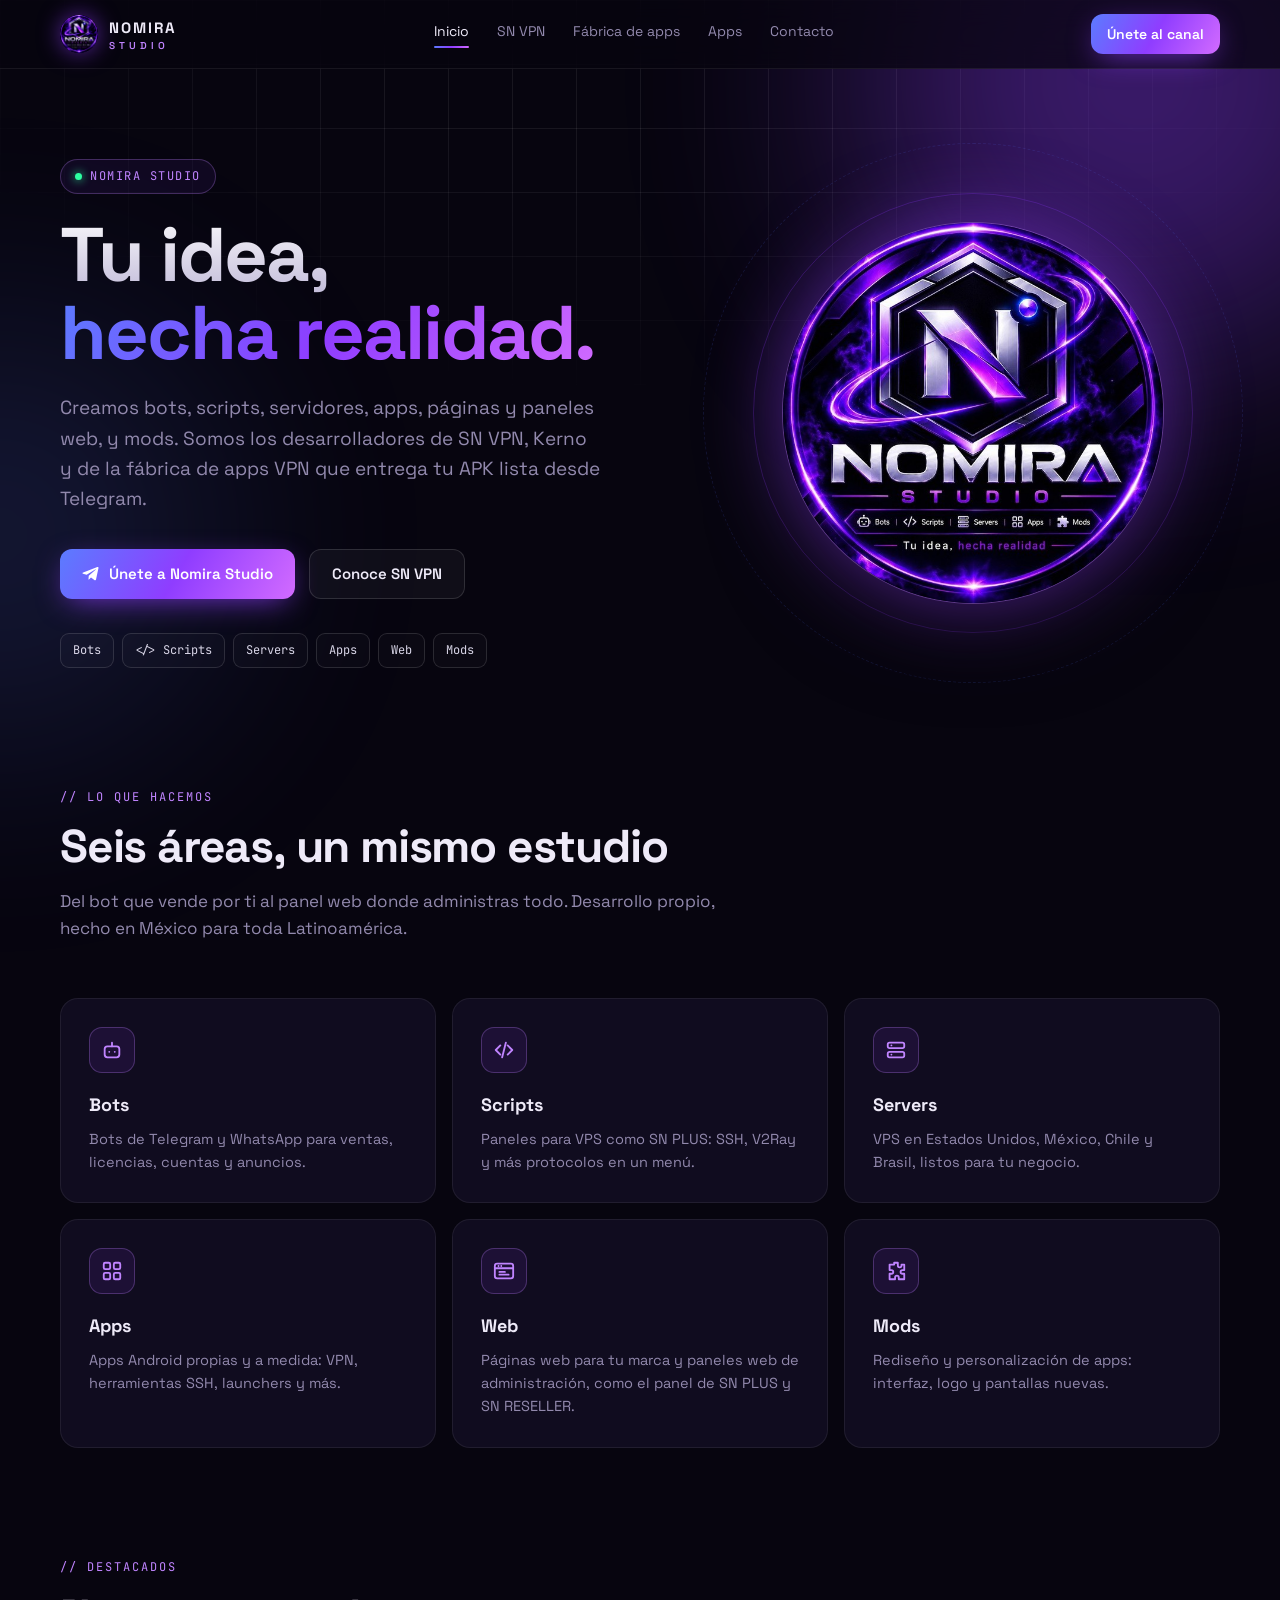
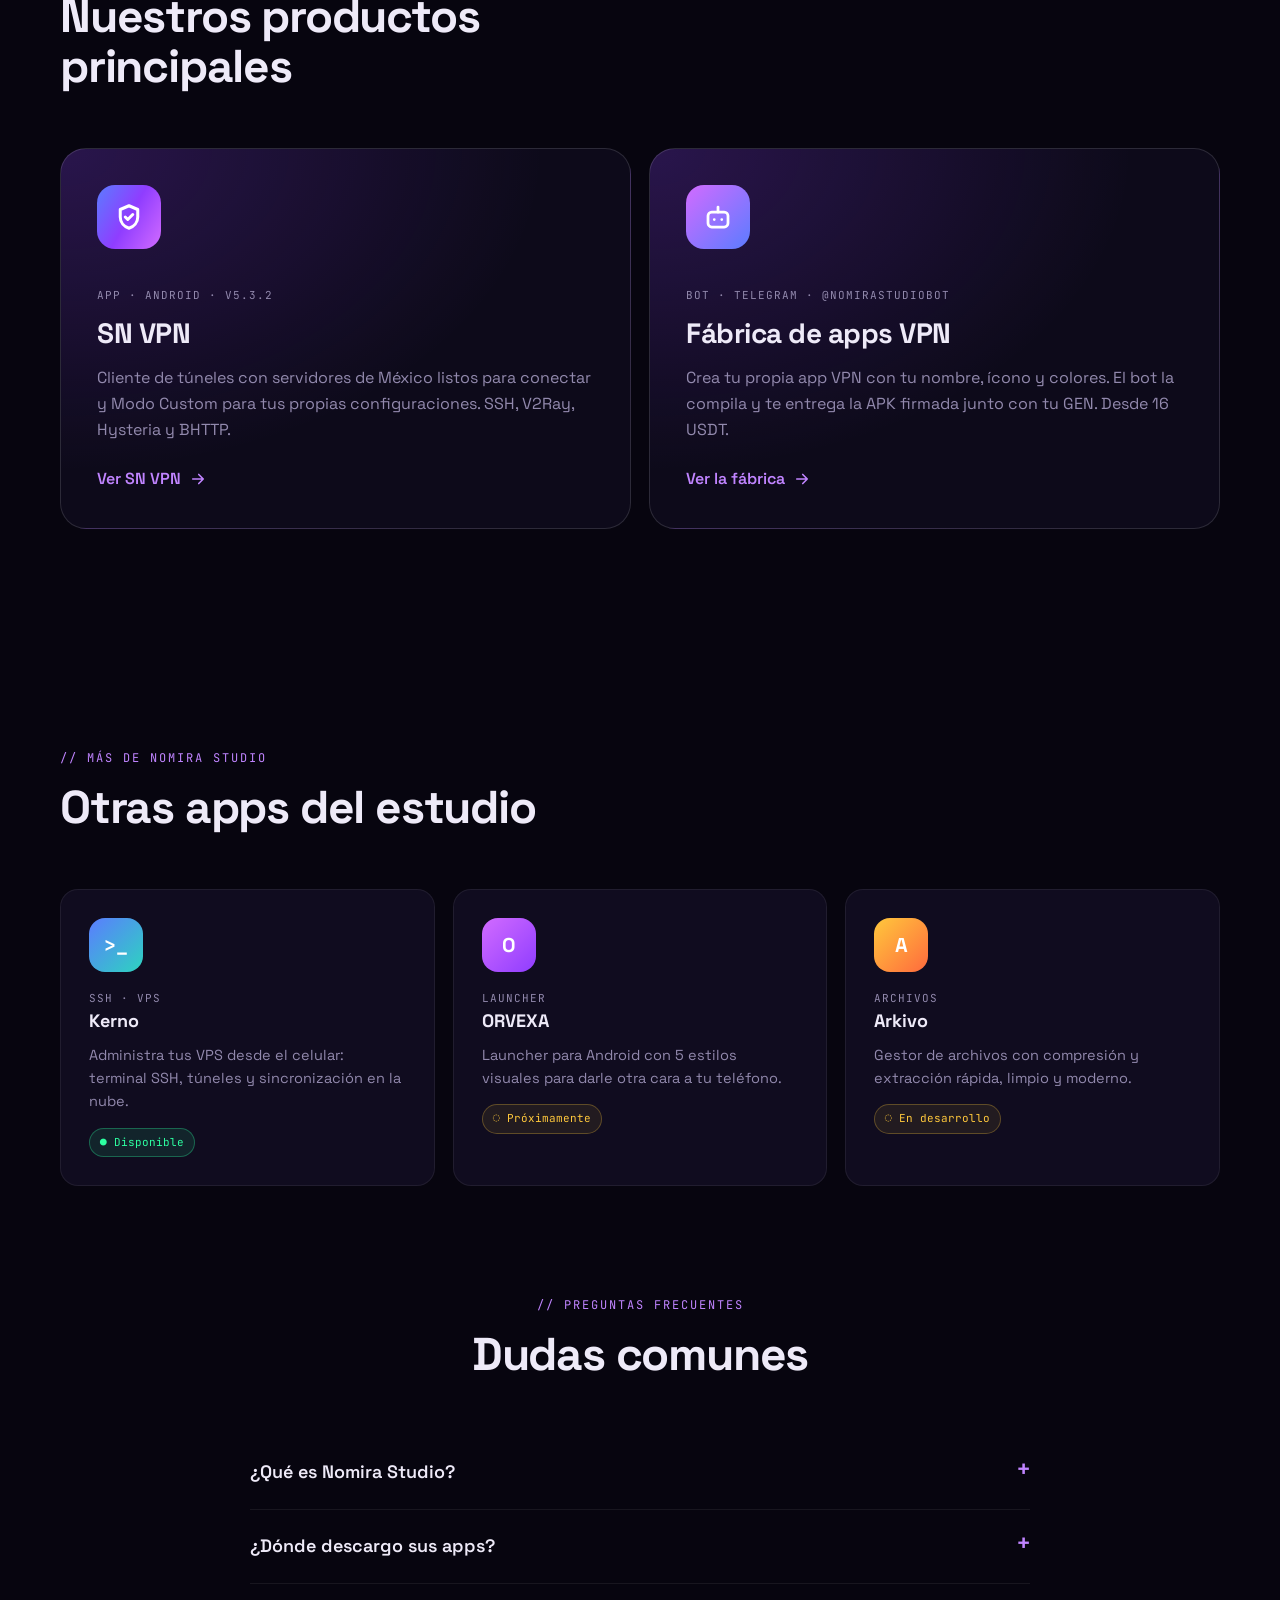
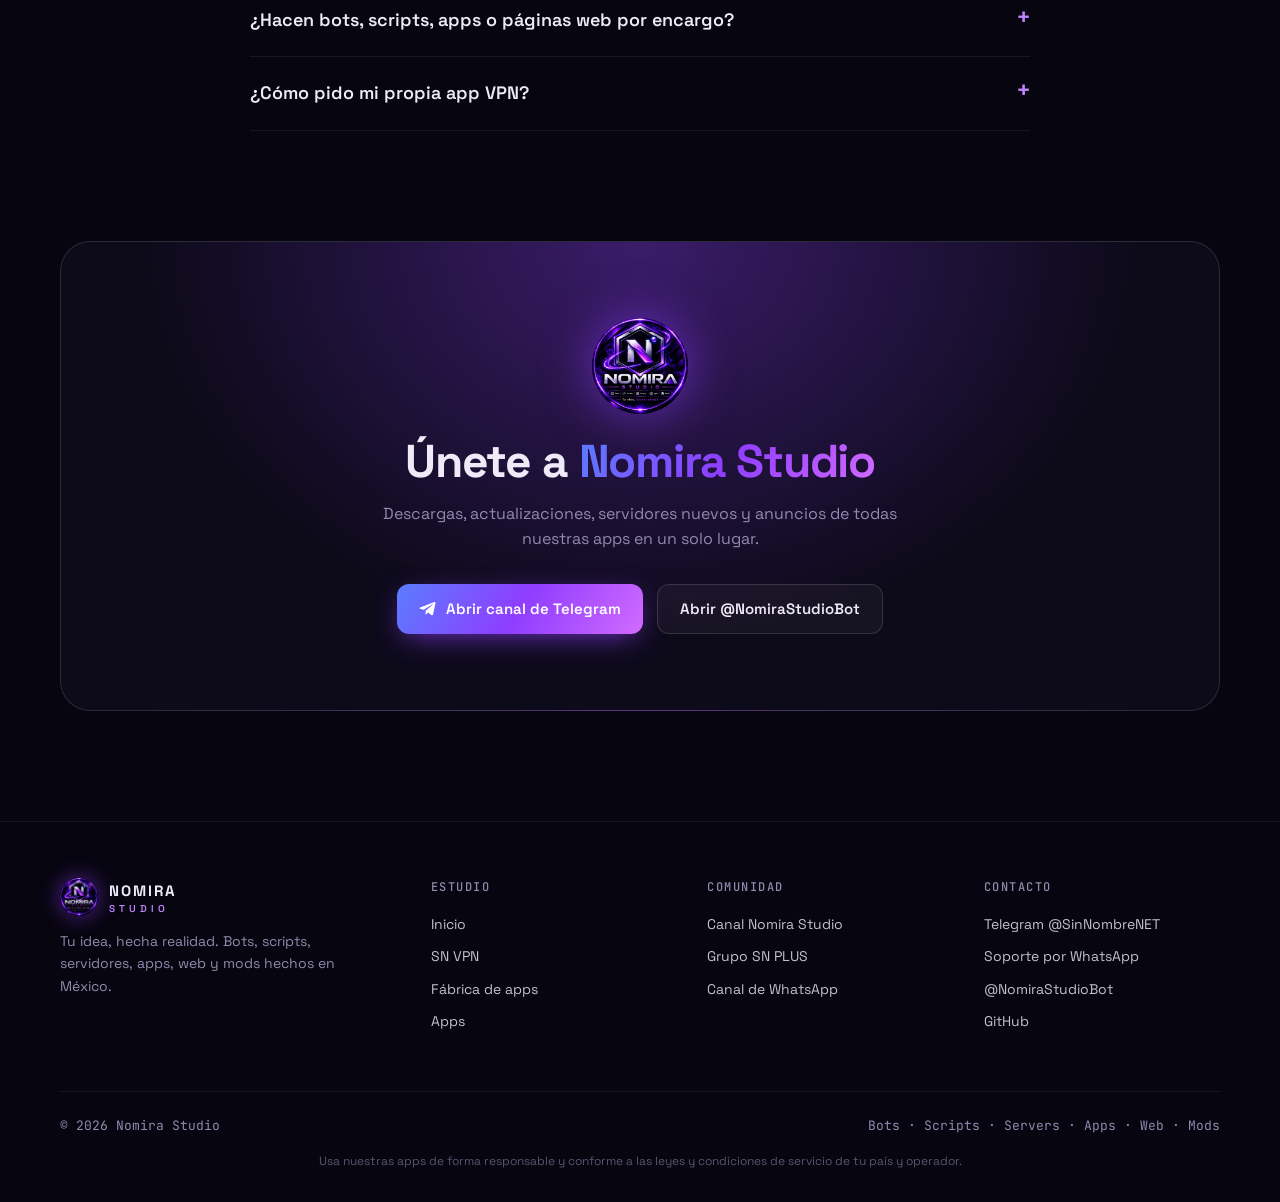
<file: index.html>
<!DOCTYPE html>
<html lang="es">
<head>
<meta charset="UTF-8">
<meta name="viewport" content="width=device-width, initial-scale=1.0">
<title>Nomira Studio · Tu idea, hecha realidad</title>
<meta name="description" content="Nomira Studio: bots, scripts, servidores, apps, páginas y paneles web, y mods. Creadores de SN VPN, Kerno y la fábrica de apps VPN @NomiraStudioBot.">
<meta name="theme-color" content="#07050f">
<meta property="og:title" content="Nomira Studio · Tu idea, hecha realidad">
<meta property="og:description" content="Nomira Studio: bots, scripts, servidores, apps, páginas y paneles web, y mods. Creadores de SN VPN, Kerno y la fábrica de apps VPN @NomiraStudioBot.">
<meta property="og:type" content="website">
<meta property="og:image" content="https://www.sinnombre.xyz/assets/nomira.jpg">
<link rel="icon" type="image/png" href="assets/favicon.png">
<link rel="apple-touch-icon" href="assets/icon-180.png">
<link rel="preconnect" href="https://fonts.googleapis.com">
<link rel="preconnect" href="https://fonts.gstatic.com" crossorigin>
<link href="https://fonts.googleapis.com/css2?family=Space+Grotesk:wght@400;500;600;700&family=JetBrains+Mono:wght@400;600&display=swap" rel="stylesheet">
<link rel="stylesheet" href="assets/style.css?v=4">
</head>
<body>

<div class="bg-grid"></div>
<div class="bg-glow g1"></div>
<div class="bg-glow g2"></div>
<nav>
  <div class="wrap nav-in">
    <a href="index.html" class="brand">
      <img src="assets/nomira.jpg" alt="Nomira Studio">
      <span>NOMIRA<small>STUDIO</small></span>
    </a>
    <div class="nav-links" id="navLinks">
      <a href="index.html" class="on">Inicio</a>
      <a href="snvpn.html">SN VPN</a>
      <a href="fabrica.html">Fábrica de apps</a>
      <a href="index.html#apps">Apps</a>
      <a href="#contacto">Contacto</a>
    </div>
    <a href="https://t.me/NomiraStudio" target="_blank" rel="noopener" class="btn btn-main btn-sm">Únete al canal</a>
    <button class="menu-btn" id="menuBtn" aria-label="Menú">
      <svg viewBox="0 0 24 24" fill="none" stroke="currentColor" stroke-width="2" stroke-linecap="round"><path d="M4 7h16M4 12h16M4 17h16"/></svg>
    </button>
  </div>
</nav>

<!-- ================= HERO ================= -->
<header class="hero">
  <div class="wrap hero-in">
    <div class="hero-txt">
      <span class="tag"><span class="dot"></span>NOMIRA STUDIO</span>
      <h1><span class="silver">Tu idea,</span><br><span class="grad">hecha realidad.</span></h1>
      <p class="lead">Creamos bots, scripts, servidores, apps, páginas y paneles web, y mods. Somos los desarrolladores de SN VPN, Kerno y de la fábrica de apps VPN que entrega tu APK lista desde Telegram.</p>
      <div class="cta">
        <a href="https://t.me/NomiraStudio" target="_blank" rel="noopener" class="btn btn-main">
          <svg viewBox="0 0 24 24" fill="currentColor"><path d="M21.9 4.3l-3.2 15.1c-.2 1.1-.9 1.3-1.8.8l-4.9-3.6-2.4 2.3c-.3.3-.5.5-1 .5l.4-5 9.1-8.2c.4-.4-.1-.6-.6-.2L6.2 13 1.4 11.5c-1-.3-1.1-1 .2-1.5L20.5 2.8c.9-.3 1.7.2 1.4 1.5z"/></svg>
          Únete a Nomira Studio
        </a>
        <a href="snvpn.html" class="btn btn-ghost">Conoce SN VPN</a>
      </div>
      <div class="services-mini">
        <span>Bots</span><span>&lt;/&gt; Scripts</span><span>Servers</span><span>Apps</span><span>Web</span><span>Mods</span>
      </div>
    </div>
    <div class="logo-zone">
      <div class="orbit o2"></div><div class="orbit o1"></div>
      <div class="logo-big"><img src="assets/nomira.jpg" alt="Logo de Nomira Studio"></div>
    </div>
  </div>
</header>

<!-- ================= SERVICIOS ================= -->
<section id="servicios" style="padding-top:40px">
  <div class="wrap">
    <div class="sec-head rv">
      <div class="eyebrow">// Lo que hacemos</div>
      <h2>Seis áreas, un mismo estudio</h2>
      <p>Del bot que vende por ti al panel web donde administras todo. Desarrollo propio, hecho en México para toda Latinoamérica.</p>
    </div>
    <div class="svc">
      <div class="card rv">
        <div class="ico"><svg viewBox="0 0 24 24" fill="none" stroke="currentColor" stroke-width="2" stroke-linecap="round" stroke-linejoin="round"><rect x="4" y="8" width="16" height="12" rx="3"/><path d="M12 8V4M9 14h.01M15 14h.01"/></svg></div>
        <h3>Bots</h3>
        <p>Bots de Telegram y WhatsApp para ventas, licencias, cuentas y anuncios.</p>
      </div>
      <div class="card rv">
        <div class="ico"><svg viewBox="0 0 24 24" fill="none" stroke="currentColor" stroke-width="2" stroke-linecap="round" stroke-linejoin="round"><path d="M8 7l-5 5 5 5M16 7l5 5-5 5M14 4l-4 16"/></svg></div>
        <h3>Scripts</h3>
        <p>Paneles para VPS como SN PLUS: SSH, V2Ray y más protocolos en un menú.</p>
      </div>
      <div class="card rv">
        <div class="ico"><svg viewBox="0 0 24 24" fill="none" stroke="currentColor" stroke-width="2" stroke-linecap="round" stroke-linejoin="round"><rect x="3" y="4" width="18" height="6" rx="2"/><rect x="3" y="14" width="18" height="6" rx="2"/><path d="M7 7h.01M7 17h.01"/></svg></div>
        <h3>Servers</h3>
        <p>VPS en Estados Unidos, México, Chile y Brasil, listos para tu negocio.</p>
      </div>
      <div class="card rv">
        <div class="ico"><svg viewBox="0 0 24 24" fill="none" stroke="currentColor" stroke-width="2" stroke-linecap="round" stroke-linejoin="round"><rect x="3" y="3" width="7" height="7" rx="1.5"/><rect x="14" y="3" width="7" height="7" rx="1.5"/><rect x="3" y="14" width="7" height="7" rx="1.5"/><rect x="14" y="14" width="7" height="7" rx="1.5"/></svg></div>
        <h3>Apps</h3>
        <p>Apps Android propias y a medida: VPN, herramientas SSH, launchers y más.</p>
      </div>
      <div class="card rv">
        <div class="ico"><svg viewBox="0 0 24 24" fill="none" stroke="currentColor" stroke-width="2" stroke-linecap="round" stroke-linejoin="round"><rect x="2" y="4" width="20" height="16" rx="2.5"/><path d="M2 9h20M6 6.5h.01M9 6.5h.01M7 13h6M7 16h10"/></svg></div>
        <h3>Web</h3>
        <p>Páginas web para tu marca y paneles web de administración, como el panel de SN PLUS y SN RESELLER.</p>
      </div>
      <div class="card rv">
        <div class="ico"><svg viewBox="0 0 24 24" fill="none" stroke="currentColor" stroke-width="2" stroke-linecap="round" stroke-linejoin="round"><path d="M10 3h4v3a2 2 0 104 0V5h3v6h-2a2 2 0 100 4h2v6h-6v-2a2 2 0 10-4 0v2H5v-6h2a2 2 0 100-4H5V5h5z"/></svg></div>
        <h3>Mods</h3>
        <p>Rediseño y personalización de apps: interfaz, logo y pantallas nuevas.</p>
      </div>
    </div>
  </div>
</section>

<!-- ================= PRODUCTOS ================= -->
<section style="padding-top:0">
  <div class="wrap">
    <div class="sec-head rv">
      <div class="eyebrow">// Destacados</div>
      <h2>Nuestros productos principales</h2>
    </div>
    <div class="grid2">
      <a href="snvpn.html" class="prod rv">
        <div class="app-ico" style="background:var(--grad)"><svg viewBox="0 0 24 24" fill="none" stroke="#fff" stroke-width="2.4" stroke-linecap="round" stroke-linejoin="round" style="width:30px;height:30px"><path d="M12 3l7 3v6c0 4.5-3 7.8-7 9-4-1.2-7-4.5-7-9V6l7-3z"/><path d="M9 12l2 2 4-4"/></svg></div>
        <div class="kind" style="margin-top:20px">App · Android · v5.3.2</div>
        <h3>SN VPN</h3>
        <p>Cliente de túneles con servidores de México listos para conectar y Modo Custom para tus propias configuraciones. SSH, V2Ray, Hysteria y BHTTP.</p>
        <span class="go">Ver SN VPN <svg viewBox="0 0 24 24" fill="none" stroke="currentColor" stroke-width="2.2" stroke-linecap="round" stroke-linejoin="round"><path d="M5 12h14M13 6l6 6-6 6"/></svg></span>
      </a>
      <a href="fabrica.html" class="prod rv">
        <div class="app-ico" style="background:linear-gradient(135deg,#d26bff,#5b7cff)"><svg viewBox="0 0 24 24" fill="none" stroke="#fff" stroke-width="2.2" stroke-linecap="round" stroke-linejoin="round" style="width:30px;height:30px"><rect x="4" y="8" width="16" height="12" rx="3"/><path d="M12 8V4M9 14h.01M15 14h.01"/></svg></div>
        <div class="kind" style="margin-top:20px">Bot · Telegram · @NomiraStudioBot</div>
        <h3>Fábrica de apps VPN</h3>
        <p>Crea tu propia app VPN con tu nombre, ícono y colores. El bot la compila y te entrega la APK firmada junto con tu GEN. Desde 16 USDT.</p>
        <span class="go">Ver la fábrica <svg viewBox="0 0 24 24" fill="none" stroke="currentColor" stroke-width="2.2" stroke-linecap="round" stroke-linejoin="round"><path d="M5 12h14M13 6l6 6-6 6"/></svg></span>
      </a>
    </div>
  </div>
</section>

<!-- ================= OTRAS APPS ================= -->
<section id="apps">
  <div class="wrap">
    <div class="sec-head rv">
      <div class="eyebrow">// Más de Nomira Studio</div>
      <h2>Otras apps del estudio</h2>
    </div>
    <div class="apps">
      <div class="card rv">
        <div class="app-ico" style="background:linear-gradient(135deg,#5b7cff,#2dd4bf);font-family:var(--mono)">&gt;_</div>
        <div class="kind">SSH · VPS</div>
        <h3>Kerno</h3>
        <p>Administra tus VPS desde el celular: terminal SSH, túneles y sincronización en la nube.</p>
        <span class="state st-on">● Disponible</span>
      </div>
      <div class="card rv">
        <div class="app-ico" style="background:linear-gradient(135deg,#d26bff,#8f3dff)">O</div>
        <div class="kind">Launcher</div>
        <h3>ORVEXA</h3>
        <p>Launcher para Android con 5 estilos visuales para darle otra cara a tu teléfono.</p>
        <span class="state st-dev">◌ Próximamente</span>
      </div>
      <div class="card rv">
        <div class="app-ico" style="background:linear-gradient(135deg,#ffc83c,#ff6a3d)">A</div>
        <div class="kind">Archivos</div>
        <h3>Arkivo</h3>
        <p>Gestor de archivos con compresión y extracción rápida, limpio y moderno.</p>
        <span class="state st-dev">◌ En desarrollo</span>
      </div>
    </div>
  </div>
</section>

<section style="padding-top:0">
  <div class="wrap">
    <div class="sec-head center rv">
      <div class="eyebrow">// Preguntas frecuentes</div>
      <h2>Dudas comunes</h2>
    </div>
    <div class="faq rv">
      <details>
        <summary>¿Qué es Nomira Studio?</summary>
        <p>Es el estudio detrás de SN VPN, Kerno y la fábrica de apps VPN. Hacemos bots, scripts para VPS, servidores, apps Android, páginas y paneles web, y personalización de apps.</p>
      </details>
      <details>
        <summary>¿Dónde descargo sus apps?</summary>
        <p>Todas nuestras apps se publican en el canal de Telegram de Nomira Studio. Ahí sale cada versión nueva primero.</p>
      </details>
      <details>
        <summary>¿Hacen bots, scripts, apps o páginas web por encargo?</summary>
        <p>Sí. Escribe a @SinNombreNET con tu idea y te damos una cotización.</p>
      </details>
      <details>
        <summary>¿Cómo pido mi propia app VPN?</summary>
        <p>Desde @NomiraStudioBot. Tienes todos los detalles en la página de la Fábrica de apps.</p>
      </details>
    </div>
  </div>
</section>
<div class="wrap">
  <div class="final rv">
    <img src="assets/nomira.jpg" alt="">
    <h2>Únete a <span class="grad">Nomira Studio</span></h2>
    <p>Descargas, actualizaciones, servidores nuevos y anuncios de todas nuestras apps en un solo lugar.</p>
    <div class="cta">
      <a href="https://t.me/NomiraStudio" target="_blank" rel="noopener" class="btn btn-main">
        <svg viewBox="0 0 24 24" fill="currentColor"><path d="M21.9 4.3l-3.2 15.1c-.2 1.1-.9 1.3-1.8.8l-4.9-3.6-2.4 2.3c-.3.3-.5.5-1 .5l.4-5 9.1-8.2c.4-.4-.1-.6-.6-.2L6.2 13 1.4 11.5c-1-.3-1.1-1 .2-1.5L20.5 2.8c.9-.3 1.7.2 1.4 1.5z"/></svg>
        Abrir canal de Telegram
      </a>
      <a href="https://t.me/NomiraStudioBot" target="_blank" rel="noopener" class="btn btn-ghost">Abrir @NomiraStudioBot</a>
    </div>
  </div>
</div>

<!-- ================= FOOTER ================= -->
<footer id="contacto">
  <div class="wrap">
    <div class="foot">
      <div>
        <a href="index.html" class="brand"><img src="assets/nomira.jpg" alt=""><span>NOMIRA<small>STUDIO</small></span></a>
        <p>Tu idea, hecha realidad. Bots, scripts, servidores, apps, web y mods hechos en México.</p>
      </div>
      <div>
        <h5>Estudio</h5>
        <a href="index.html">Inicio</a>
        <a href="snvpn.html">SN VPN</a>
        <a href="fabrica.html">Fábrica de apps</a>
        <a href="index.html#apps">Apps</a>
      </div>
      <div>
        <h5>Comunidad</h5>
        <a href="https://t.me/NomiraStudio" target="_blank" rel="noopener">Canal Nomira Studio</a>
        <a href="https://t.me/SN_PLUS" target="_blank" rel="noopener">Grupo SN PLUS</a>
        <a href="https://whatsapp.com/channel/0029Vb8OkkxFsn0Xil8j6G03" target="_blank" rel="noopener">Canal de WhatsApp</a>
      </div>
      <div>
        <h5>Contacto</h5>
        <a href="https://t.me/SinNombreNET" target="_blank" rel="noopener">Telegram @SinNombreNET</a>
        <a href="https://wa.me/message/VM4JCHQ5RF45K1" target="_blank" rel="noopener">Soporte por WhatsApp</a>
        <a href="https://t.me/NomiraStudioBot" target="_blank" rel="noopener">@NomiraStudioBot</a>
        <a href="https://github.com/SINNOMBRE22" target="_blank" rel="noopener">GitHub</a>
      </div>
    </div>
    <div class="copy">
      <span>© <span id="yr">2026</span> Nomira Studio</span>
      <span>Bots · Scripts · Servers · Apps · Web · Mods</span>
    </div>
    <p class="legal">Usa nuestras apps de forma responsable y conforme a las leyes y condiciones de servicio de tu país y operador.</p>
  </div>
</footer>

<script>
var mb=document.getElementById('menuBtn'),nl=document.getElementById('navLinks');
mb.addEventListener('click',function(){nl.classList.toggle('open')});
nl.querySelectorAll('a').forEach(function(a){a.addEventListener('click',function(){nl.classList.remove('open')})});
document.getElementById('yr').textContent=new Date().getFullYear();

var io=new IntersectionObserver(function(es){es.forEach(function(e){if(e.isIntersecting){e.target.classList.add('in');io.unobserve(e.target)}})},{threshold:.12});
document.querySelectorAll('.rv').forEach(function(el,i){el.style.transitionDelay=(i%4)*70+'ms';io.observe(el)});

document.querySelectorAll('.card').forEach(function(c){c.addEventListener('mousemove',function(e){
  var r=c.getBoundingClientRect();c.style.setProperty('--mx',(e.clientX-r.left)+'px');c.style.setProperty('--my',(e.clientY-r.top)+'px');
})});
</script>
</body>
</html>
</file>
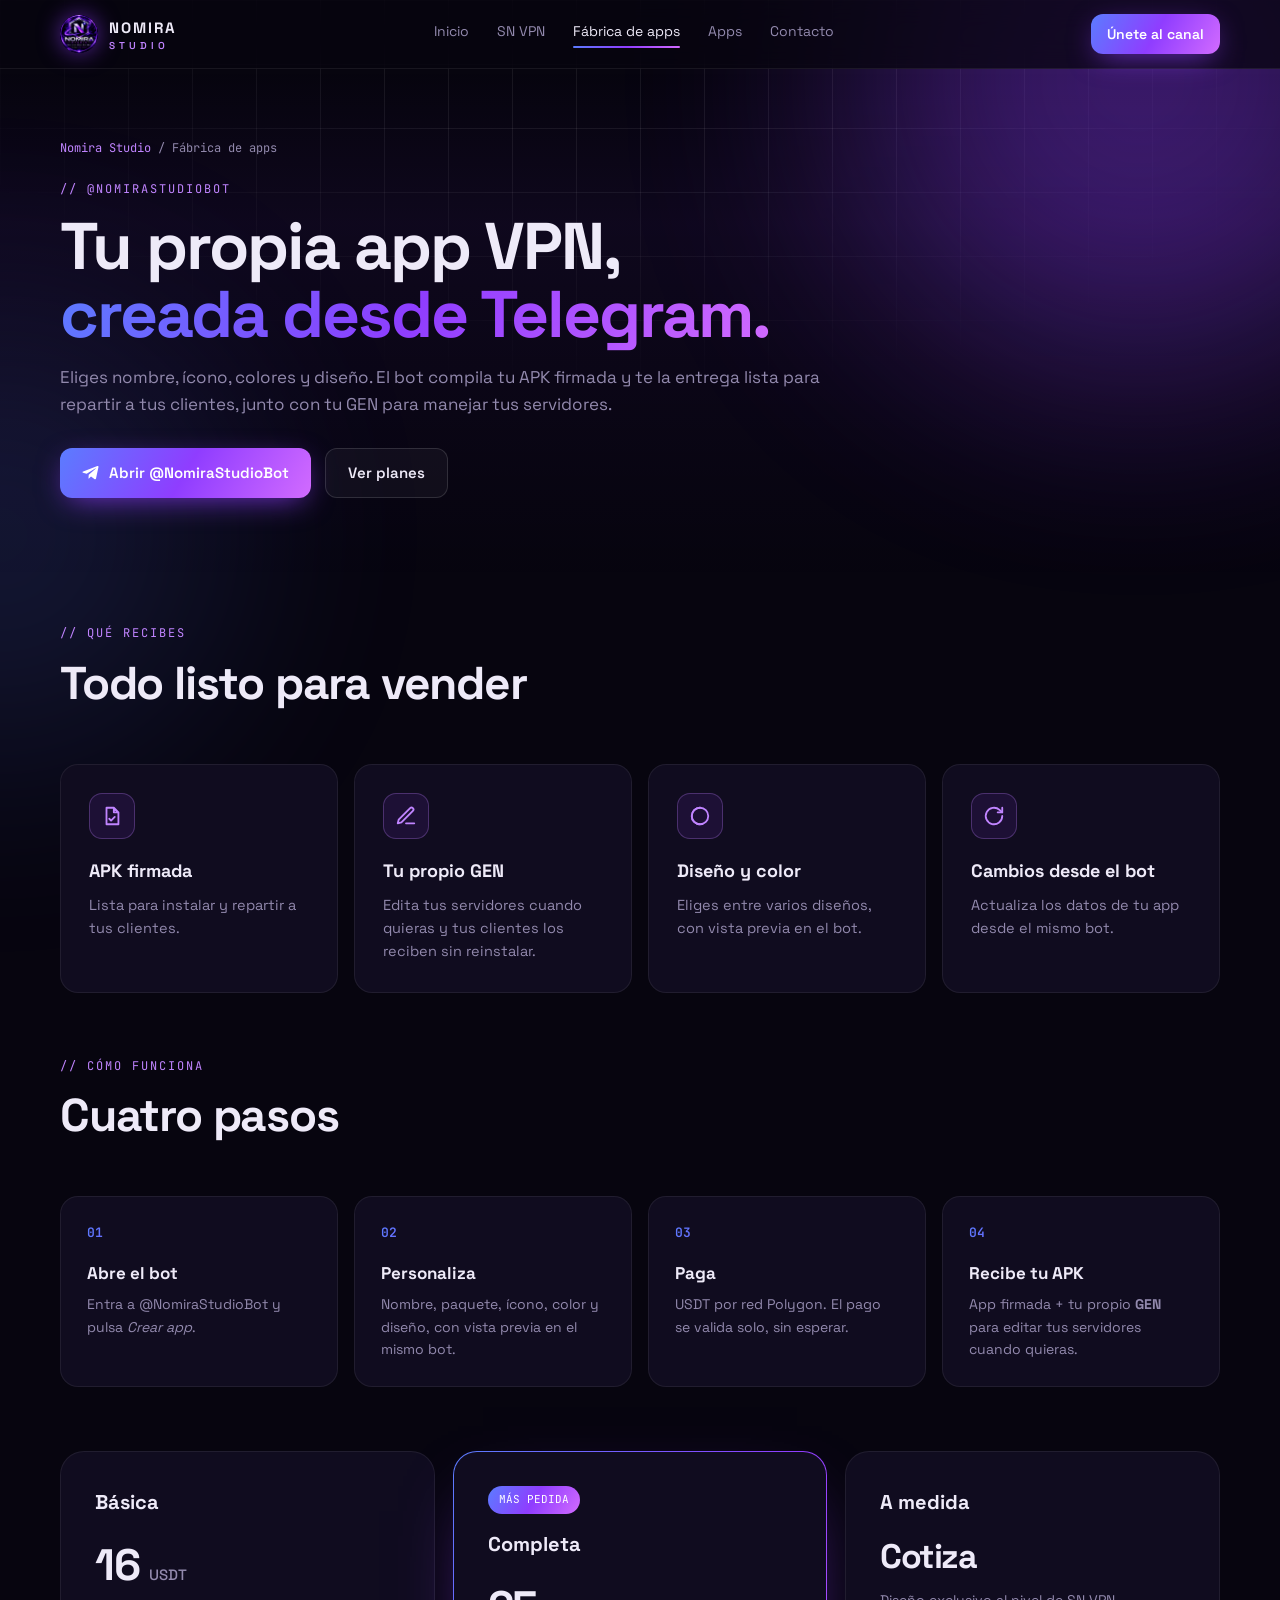
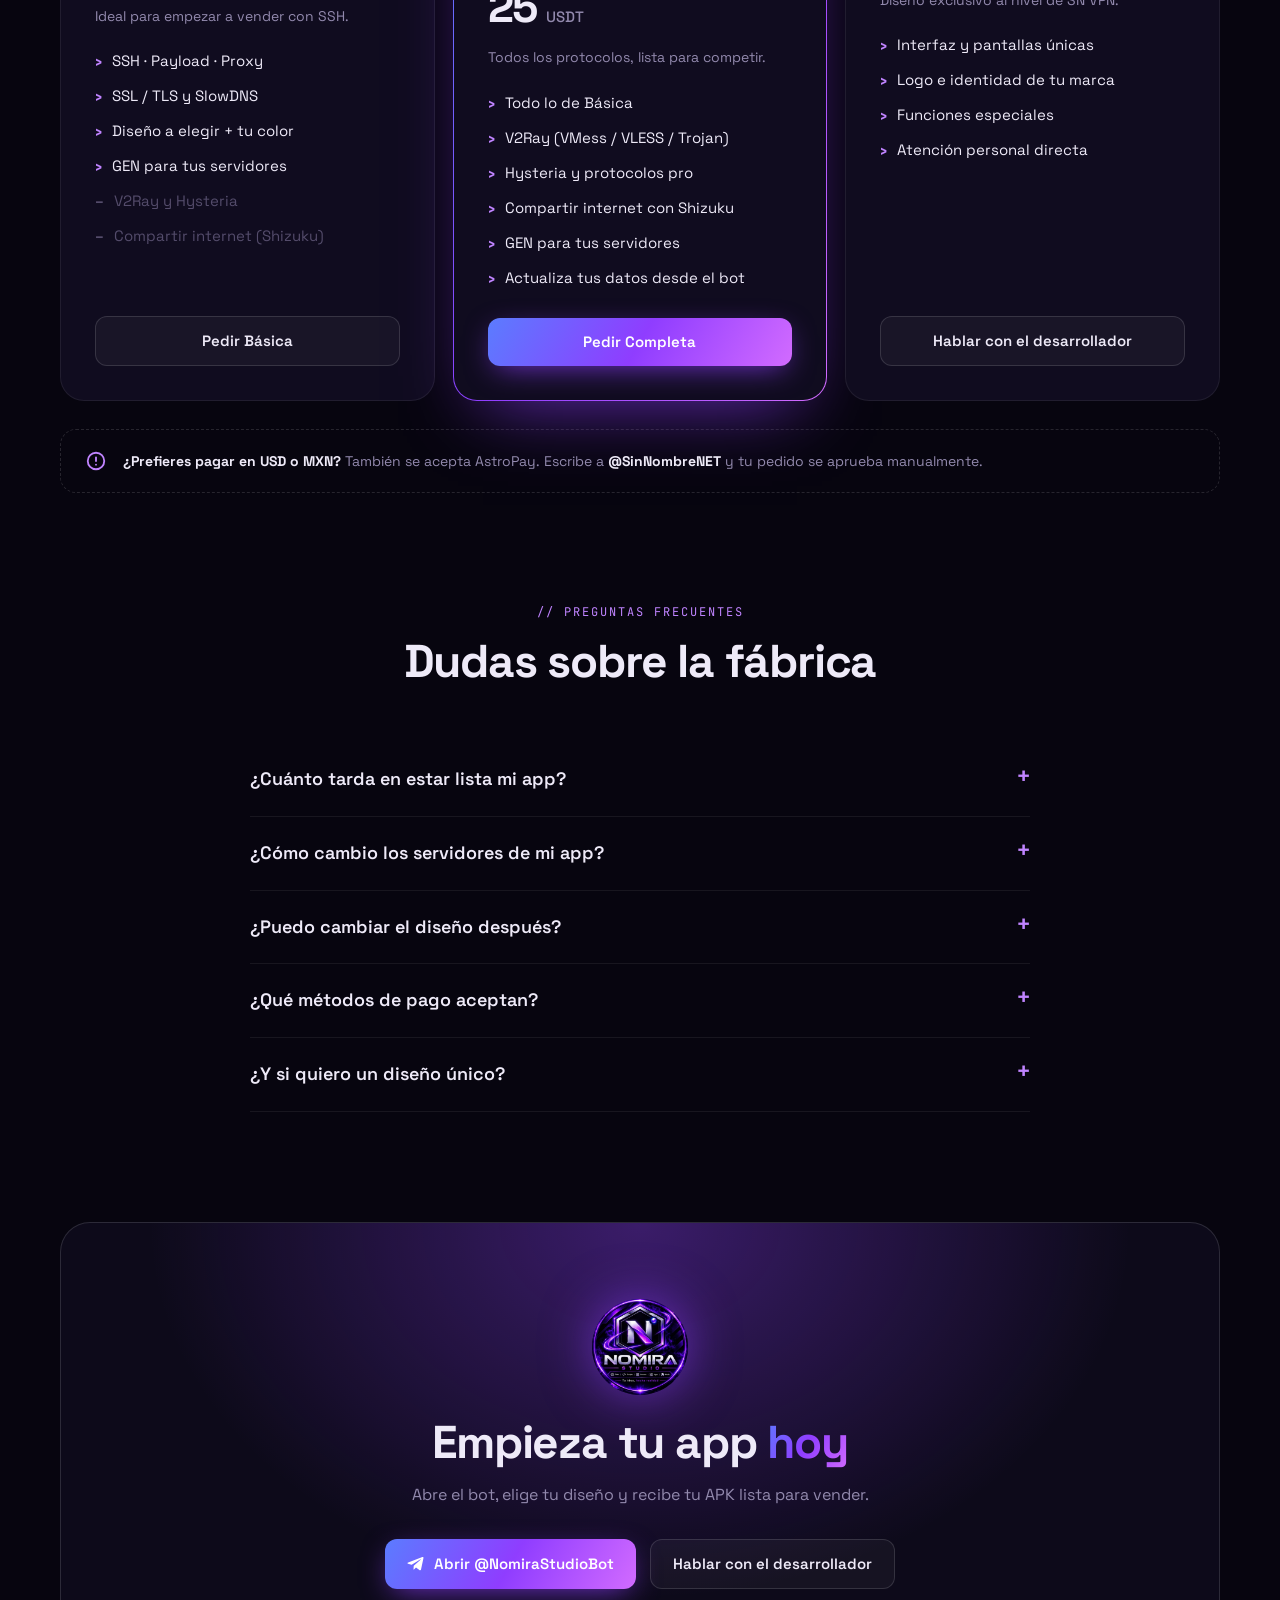
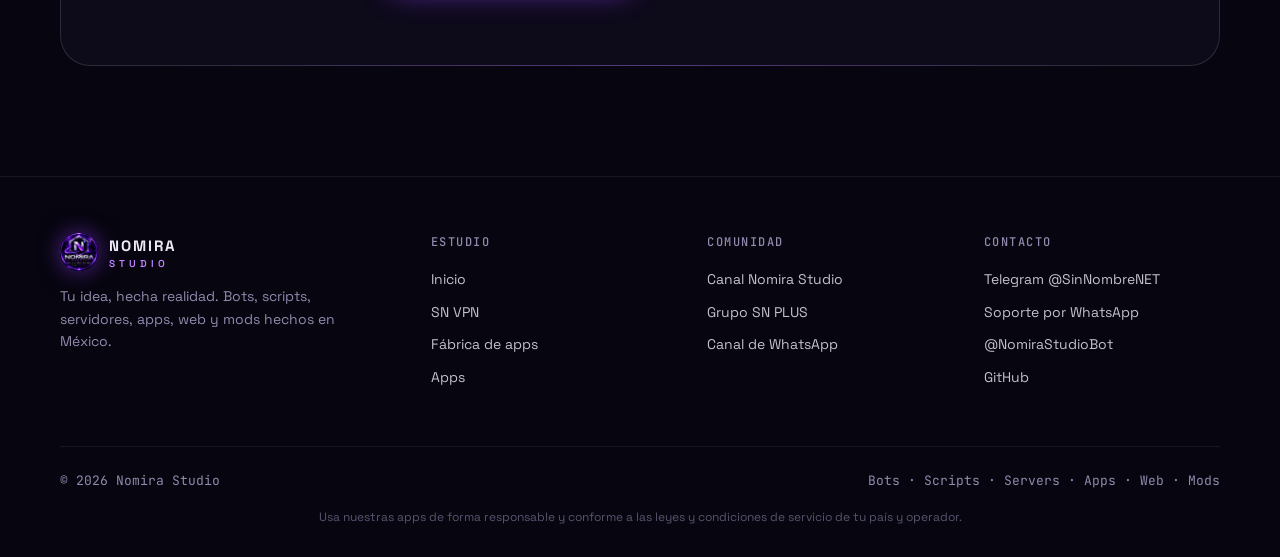
<file: fabrica.html>
<!DOCTYPE html>
<html lang="es">
<head>
<meta charset="UTF-8">
<meta name="viewport" content="width=device-width, initial-scale=1.0">
<title>Fábrica de apps VPN · Nomira Studio</title>
<meta name="description" content="Crea tu propia app VPN desde Telegram con @NomiraStudioBot: tu nombre, ícono y colores, APK firmada y GEN incluido. Desde 16 USDT.">
<meta name="theme-color" content="#07050f">
<meta property="og:title" content="Fábrica de apps VPN · Nomira Studio">
<meta property="og:description" content="Crea tu propia app VPN desde Telegram con @NomiraStudioBot: tu nombre, ícono y colores, APK firmada y GEN incluido. Desde 16 USDT.">
<meta property="og:type" content="website">
<meta property="og:image" content="https://www.sinnombre.xyz/assets/nomira.jpg">
<link rel="icon" type="image/png" href="assets/favicon.png">
<link rel="apple-touch-icon" href="assets/icon-180.png">
<link rel="preconnect" href="https://fonts.googleapis.com">
<link rel="preconnect" href="https://fonts.gstatic.com" crossorigin>
<link href="https://fonts.googleapis.com/css2?family=Space+Grotesk:wght@400;500;600;700&family=JetBrains+Mono:wght@400;600&display=swap" rel="stylesheet">
<link rel="stylesheet" href="assets/style.css?v=4">
</head>
<body>

<div class="bg-grid"></div>
<div class="bg-glow g1"></div>
<div class="bg-glow g2"></div>
<nav>
  <div class="wrap nav-in">
    <a href="index.html" class="brand">
      <img src="assets/nomira.jpg" alt="Nomira Studio">
      <span>NOMIRA<small>STUDIO</small></span>
    </a>
    <div class="nav-links" id="navLinks">
      <a href="index.html">Inicio</a>
      <a href="snvpn.html">SN VPN</a>
      <a href="fabrica.html" class="on">Fábrica de apps</a>
      <a href="index.html#apps">Apps</a>
      <a href="#contacto">Contacto</a>
    </div>
    <a href="https://t.me/NomiraStudio" target="_blank" rel="noopener" class="btn btn-main btn-sm">Únete al canal</a>
    <button class="menu-btn" id="menuBtn" aria-label="Menú">
      <svg viewBox="0 0 24 24" fill="none" stroke="currentColor" stroke-width="2" stroke-linecap="round"><path d="M4 7h16M4 12h16M4 17h16"/></svg>
    </button>
  </div>
</nav>

<header class="page-top factory">
  <div class="wrap">
    <div class="crumb"><a href="index.html">Nomira Studio</a> / Fábrica de apps</div>
    <div class="sec-head rv" style="max-width:760px">
      <div class="eyebrow">// @NomiraStudioBot</div>
      <h1 style="font-size:clamp(38px,5.4vw,66px)">Tu propia app VPN,<br><span class="grad">creada desde Telegram.</span></h1>
      <p>Eliges nombre, ícono, colores y diseño. El bot compila tu APK firmada y te la entrega lista para repartir a tus clientes, junto con tu GEN para manejar tus servidores.</p>
      <div class="cta" style="margin-top:30px">
        <a href="https://t.me/NomiraStudioBot" target="_blank" rel="noopener" class="btn btn-main"><svg viewBox="0 0 24 24" fill="currentColor"><path d="M21.9 4.3l-3.2 15.1c-.2 1.1-.9 1.3-1.8.8l-4.9-3.6-2.4 2.3c-.3.3-.5.5-1 .5l.4-5 9.1-8.2c.4-.4-.1-.6-.6-.2L6.2 13 1.4 11.5c-1-.3-1.1-1 .2-1.5L20.5 2.8c.9-.3 1.7.2 1.4 1.5z"/></svg> Abrir @NomiraStudioBot</a>
        <a href="#planes" class="btn btn-ghost">Ver planes</a>
      </div>
    </div>
  </div>
</header>

<section style="padding-top:40px">
  <div class="wrap">
    <div class="sec-head rv"><div class="eyebrow">// Qué recibes</div><h2>Todo listo para vender</h2></div>
    <div class="inc" style="margin-bottom:64px">
      <div class="card rv">
        <div class="ico"><svg viewBox="0 0 24 24" fill="none" stroke="currentColor" stroke-width="2" stroke-linecap="round" stroke-linejoin="round"><path d="M14 3v5h5M6 3h8l5 5v13H6z"/><path d="M9 15l2 2 4-4"/></svg></div>
        <h3>APK firmada</h3>
        <p>Lista para instalar y repartir a tus clientes.</p>
      </div>
      <div class="card rv">
        <div class="ico"><svg viewBox="0 0 24 24" fill="none" stroke="currentColor" stroke-width="2" stroke-linecap="round" stroke-linejoin="round"><path d="M12 20h9M16.5 3.5a2.1 2.1 0 013 3L7 19l-4 1 1-4z"/></svg></div>
        <h3>Tu propio GEN</h3>
        <p>Edita tus servidores cuando quieras y tus clientes los reciben sin reinstalar.</p>
      </div>
      <div class="card rv">
        <div class="ico"><svg viewBox="0 0 24 24" fill="none" stroke="currentColor" stroke-width="2" stroke-linecap="round" stroke-linejoin="round"><circle cx="12" cy="12" r="9"/><path d="M12 3a9 9 0 000 18"/></svg></div>
        <h3>Diseño y color</h3>
        <p>Eliges entre varios diseños, con vista previa en el bot.</p>
      </div>
      <div class="card rv">
        <div class="ico"><svg viewBox="0 0 24 24" fill="none" stroke="currentColor" stroke-width="2" stroke-linecap="round" stroke-linejoin="round"><path d="M21 12a9 9 0 11-3-6.7L21 8"/><path d="M21 3v5h-5"/></svg></div>
        <h3>Cambios desde el bot</h3>
        <p>Actualiza los datos de tu app desde el mismo bot.</p>
      </div>
    </div>
    <div class="sec-head rv"><div class="eyebrow">// Cómo funciona</div><h2>Cuatro pasos</h2></div>
    <div class="steps">
      <div class="step rv"><h4>Abre el bot</h4><p>Entra a @NomiraStudioBot y pulsa <i>Crear app</i>.</p></div>
      <div class="step rv"><h4>Personaliza</h4><p>Nombre, paquete, ícono, color y diseño, con vista previa en el mismo bot.</p></div>
      <div class="step rv"><h4>Paga</h4><p>USDT por red Polygon. El pago se valida solo, sin esperar.</p></div>
      <div class="step rv"><h4>Recibe tu APK</h4><p>App firmada + tu propio <b>GEN</b> para editar tus servidores cuando quieras.</p></div>
    </div>
    <div class="plans" id="planes" style="scroll-margin-top:90px">
      <div class="plan rv">
        <h3>Básica</h3>
        <div class="price">16 <small>USDT</small></div>
        <div class="desc">Ideal para empezar a vender con SSH.</div>
        <ul>
          <li>SSH · Payload · Proxy</li>
          <li>SSL / TLS y SlowDNS</li>
          <li>Diseño a elegir + tu color</li>
          <li>GEN para tus servidores</li>
          <li class="off">V2Ray y Hysteria</li>
          <li class="off">Compartir internet (Shizuku)</li>
        </ul>
        <a href="https://t.me/NomiraStudioBot" target="_blank" rel="noopener" class="btn btn-ghost">Pedir Básica</a>
      </div>
      <div class="plan pop rv">
        <span class="badge">MÁS PEDIDA</span>
        <h3>Completa</h3>
        <div class="price">25 <small>USDT</small></div>
        <div class="desc">Todos los protocolos, lista para competir.</div>
        <ul>
          <li>Todo lo de Básica</li>
          <li>V2Ray (VMess / VLESS / Trojan)</li>
          <li>Hysteria y protocolos pro</li>
          <li>Compartir internet con Shizuku</li>
          <li>GEN para tus servidores</li>
          <li>Actualiza tus datos desde el bot</li>
        </ul>
        <a href="https://t.me/NomiraStudioBot" target="_blank" rel="noopener" class="btn btn-main">Pedir Completa</a>
      </div>
      <div class="plan rv">
        <h3>A medida</h3>
        <div class="price" style="font-size:34px">Cotiza</div>
        <div class="desc">Diseño exclusivo al nivel de SN VPN.</div>
        <ul>
          <li>Interfaz y pantallas únicas</li>
          <li>Logo e identidad de tu marca</li>
          <li>Funciones especiales</li>
          <li>Atención personal directa</li>
        </ul>
        <a href="https://t.me/SinNombreNET" target="_blank" rel="noopener" class="btn btn-ghost">Hablar con el desarrollador</a>
      </div>
    </div>
    <div class="pay-note rv">
      <svg viewBox="0 0 24 24" fill="none" stroke="currentColor" stroke-width="2" stroke-linecap="round" stroke-linejoin="round"><circle cx="12" cy="12" r="9"/><path d="M12 8v4m0 4h.01"/></svg>
      <div><b>¿Prefieres pagar en USD o MXN?</b> También se acepta AstroPay. Escribe a <b>@SinNombreNET</b> y tu pedido se aprueba manualmente.</div>
    </div>
  </div>
</section>
<section style="padding-top:0">
  <div class="wrap">
    <div class="sec-head center rv">
      <div class="eyebrow">// Preguntas frecuentes</div>
      <h2>Dudas sobre la fábrica</h2>
    </div>
    <div class="faq rv">
      <details>
        <summary>¿Cuánto tarda en estar lista mi app?</summary>
        <p>El bot la compila en cuanto se confirma el pago y te la manda por el mismo chat.</p>
      </details>
      <details>
        <summary>¿Cómo cambio los servidores de mi app?</summary>
        <p>Con tu GEN. Editas tus servidores ahí y tus clientes los reciben sin reinstalar la app.</p>
      </details>
      <details>
        <summary>¿Puedo cambiar el diseño después?</summary>
        <p>El diseño que eliges queda fijo. Los datos de tu app sí los puedes actualizar desde el bot.</p>
      </details>
      <details>
        <summary>¿Qué métodos de pago aceptan?</summary>
        <p>En el bot, USDT por red Polygon con validación automática. Si prefieres USD o MXN, escribe a @SinNombreNET y tu pedido se aprueba a mano por AstroPay.</p>
      </details>
      <details>
        <summary>¿Y si quiero un diseño único?</summary>
        <p>Elige el plan A medida y escribe a @SinNombreNET. Te atendemos personalmente.</p>
      </details>
    </div>
  </div>
</section>
<div class="wrap">
  <div class="final rv">
    <img src="assets/nomira.jpg" alt="">
    <h2>Empieza tu app <span class="grad">hoy</span></h2>
    <p>Abre el bot, elige tu diseño y recibe tu APK lista para vender.</p>
    <div class="cta">
      <a href="https://t.me/NomiraStudioBot" target="_blank" rel="noopener" class="btn btn-main">
        <svg viewBox="0 0 24 24" fill="currentColor"><path d="M21.9 4.3l-3.2 15.1c-.2 1.1-.9 1.3-1.8.8l-4.9-3.6-2.4 2.3c-.3.3-.5.5-1 .5l.4-5 9.1-8.2c.4-.4-.1-.6-.6-.2L6.2 13 1.4 11.5c-1-.3-1.1-1 .2-1.5L20.5 2.8c.9-.3 1.7.2 1.4 1.5z"/></svg>
        Abrir @NomiraStudioBot
      </a>
      <a href="https://t.me/SinNombreNET" target="_blank" rel="noopener" class="btn btn-ghost">Hablar con el desarrollador</a>
    </div>
  </div>
</div>

<!-- ================= FOOTER ================= -->
<footer id="contacto">
  <div class="wrap">
    <div class="foot">
      <div>
        <a href="index.html" class="brand"><img src="assets/nomira.jpg" alt=""><span>NOMIRA<small>STUDIO</small></span></a>
        <p>Tu idea, hecha realidad. Bots, scripts, servidores, apps, web y mods hechos en México.</p>
      </div>
      <div>
        <h5>Estudio</h5>
        <a href="index.html">Inicio</a>
        <a href="snvpn.html">SN VPN</a>
        <a href="fabrica.html">Fábrica de apps</a>
        <a href="index.html#apps">Apps</a>
      </div>
      <div>
        <h5>Comunidad</h5>
        <a href="https://t.me/NomiraStudio" target="_blank" rel="noopener">Canal Nomira Studio</a>
        <a href="https://t.me/SN_PLUS" target="_blank" rel="noopener">Grupo SN PLUS</a>
        <a href="https://whatsapp.com/channel/0029Vb8OkkxFsn0Xil8j6G03" target="_blank" rel="noopener">Canal de WhatsApp</a>
      </div>
      <div>
        <h5>Contacto</h5>
        <a href="https://t.me/SinNombreNET" target="_blank" rel="noopener">Telegram @SinNombreNET</a>
        <a href="https://wa.me/message/VM4JCHQ5RF45K1" target="_blank" rel="noopener">Soporte por WhatsApp</a>
        <a href="https://t.me/NomiraStudioBot" target="_blank" rel="noopener">@NomiraStudioBot</a>
        <a href="https://github.com/SINNOMBRE22" target="_blank" rel="noopener">GitHub</a>
      </div>
    </div>
    <div class="copy">
      <span>© <span id="yr">2026</span> Nomira Studio</span>
      <span>Bots · Scripts · Servers · Apps · Web · Mods</span>
    </div>
    <p class="legal">Usa nuestras apps de forma responsable y conforme a las leyes y condiciones de servicio de tu país y operador.</p>
  </div>
</footer>

<script>
var mb=document.getElementById('menuBtn'),nl=document.getElementById('navLinks');
mb.addEventListener('click',function(){nl.classList.toggle('open')});
nl.querySelectorAll('a').forEach(function(a){a.addEventListener('click',function(){nl.classList.remove('open')})});
document.getElementById('yr').textContent=new Date().getFullYear();

var io=new IntersectionObserver(function(es){es.forEach(function(e){if(e.isIntersecting){e.target.classList.add('in');io.unobserve(e.target)}})},{threshold:.12});
document.querySelectorAll('.rv').forEach(function(el,i){el.style.transitionDelay=(i%4)*70+'ms';io.observe(el)});

document.querySelectorAll('.card').forEach(function(c){c.addEventListener('mousemove',function(e){
  var r=c.getBoundingClientRect();c.style.setProperty('--mx',(e.clientX-r.left)+'px');c.style.setProperty('--my',(e.clientY-r.top)+'px');
})});
</script>
</body>
</html>
</file>
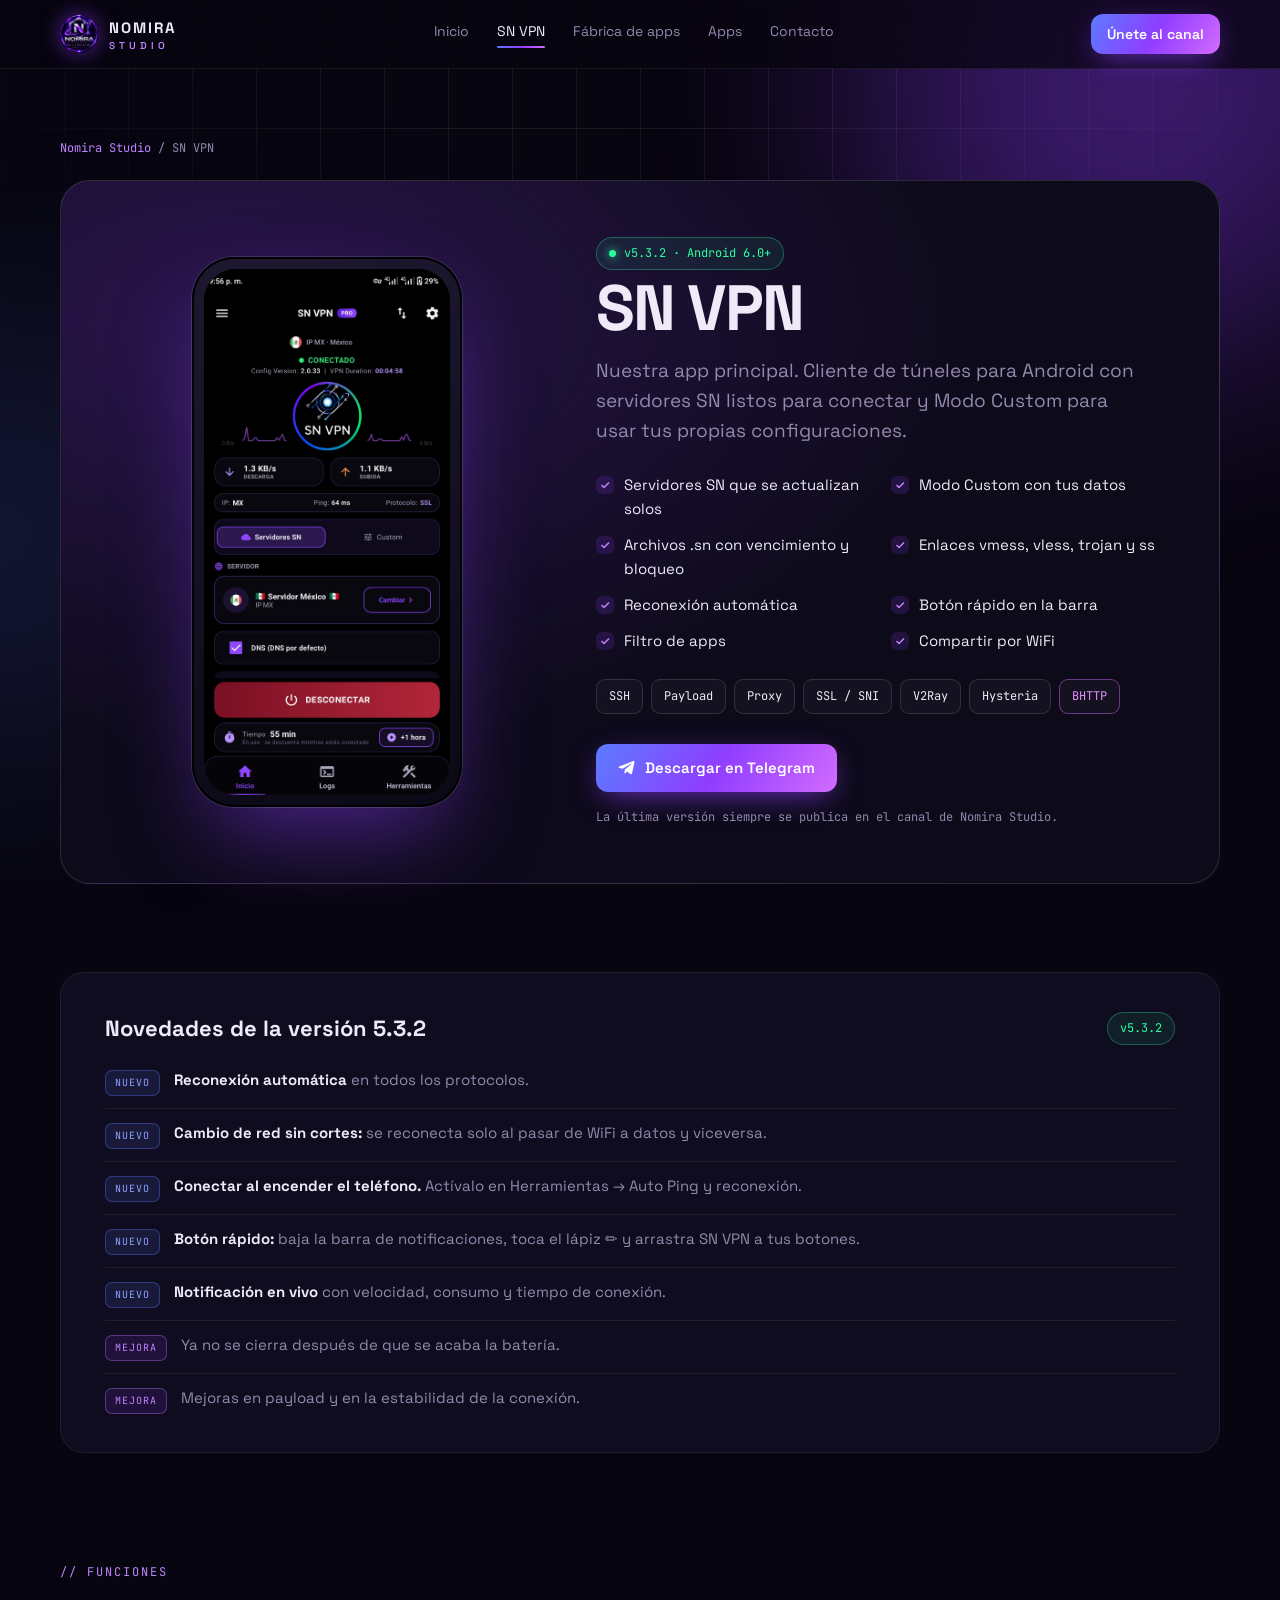
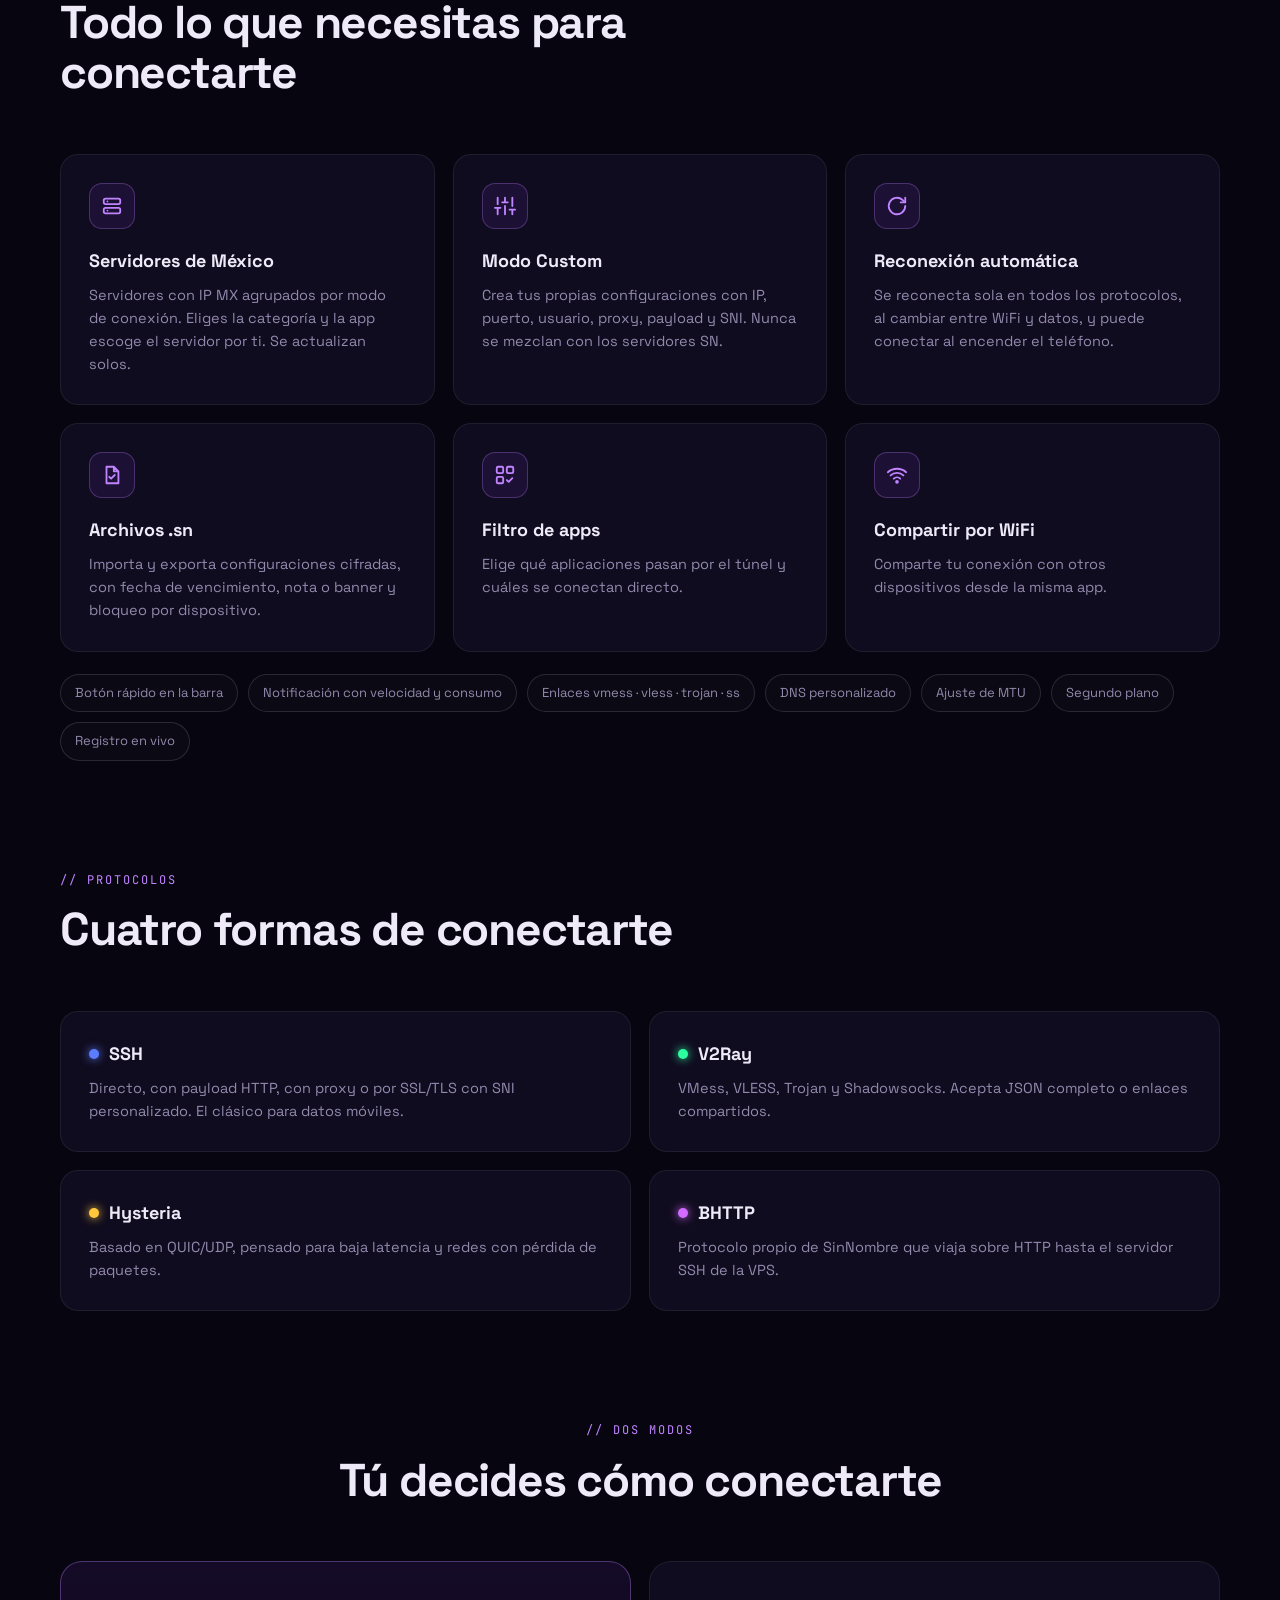
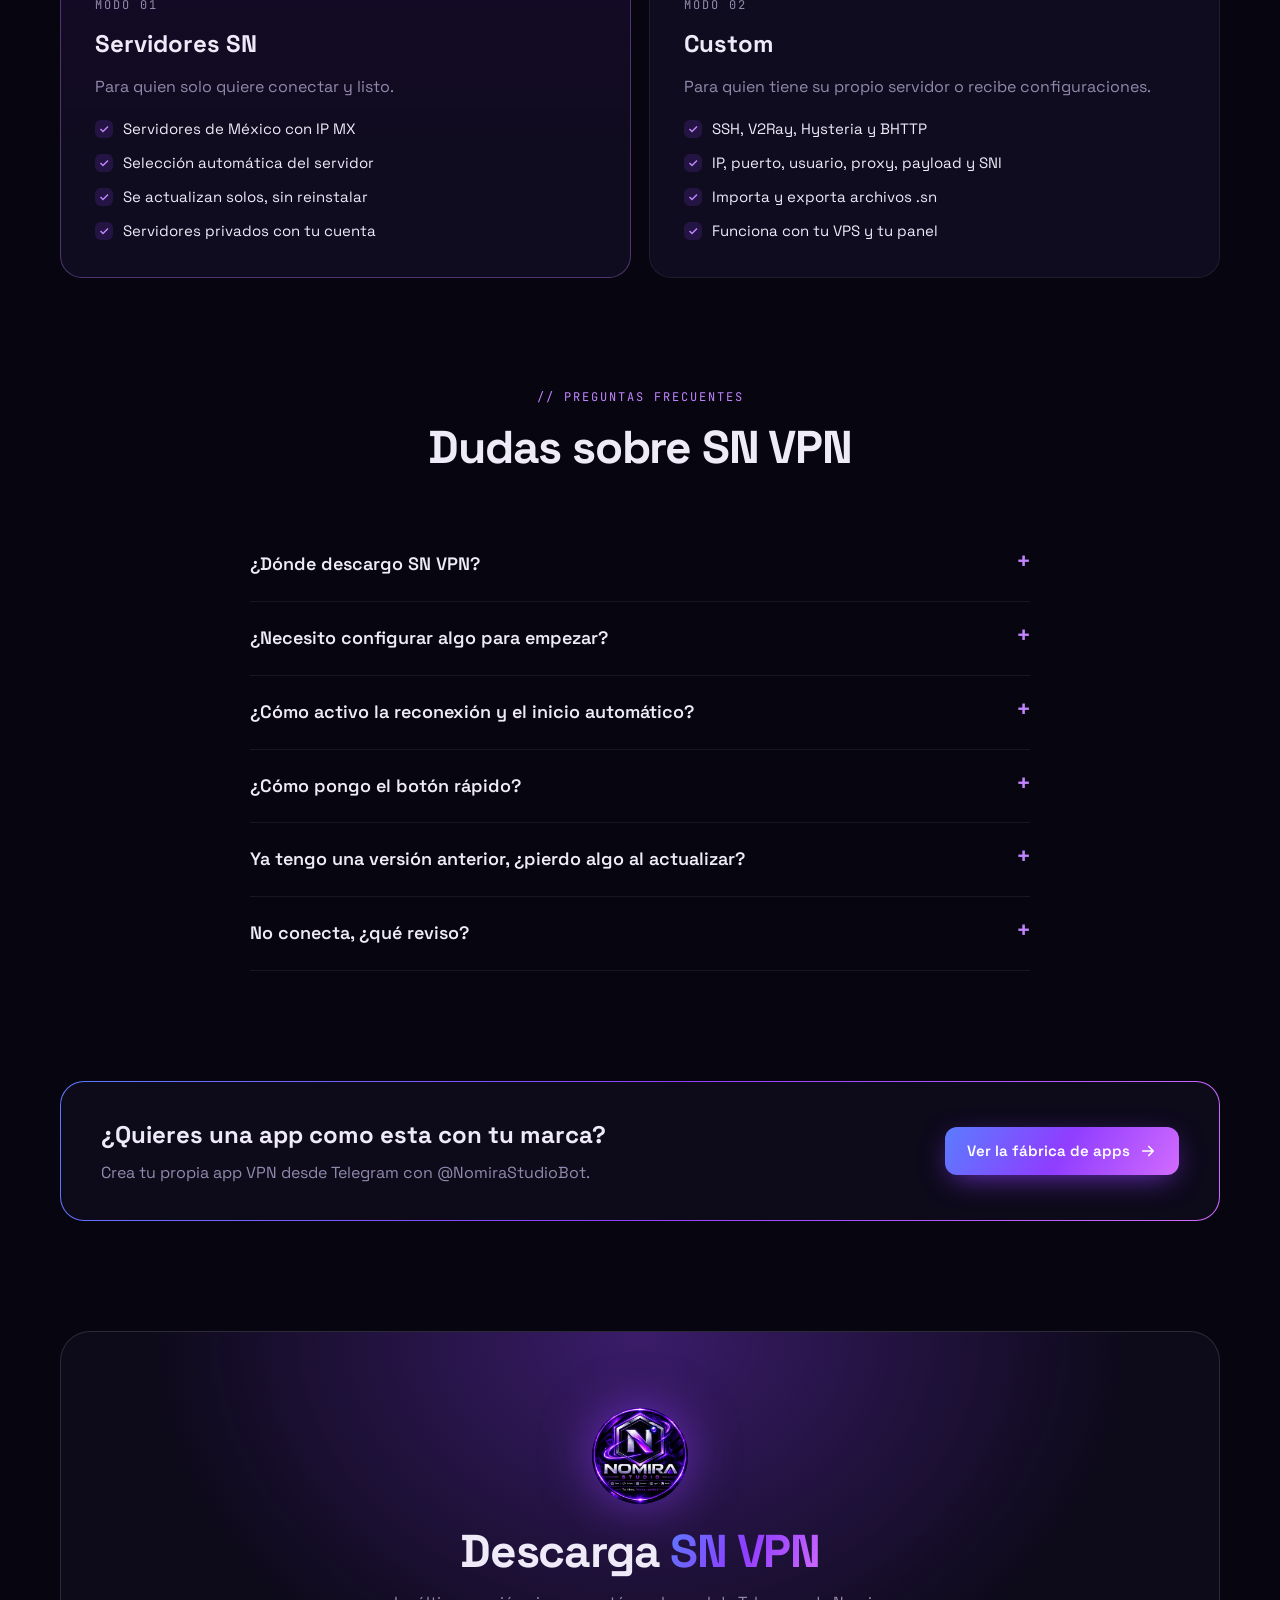
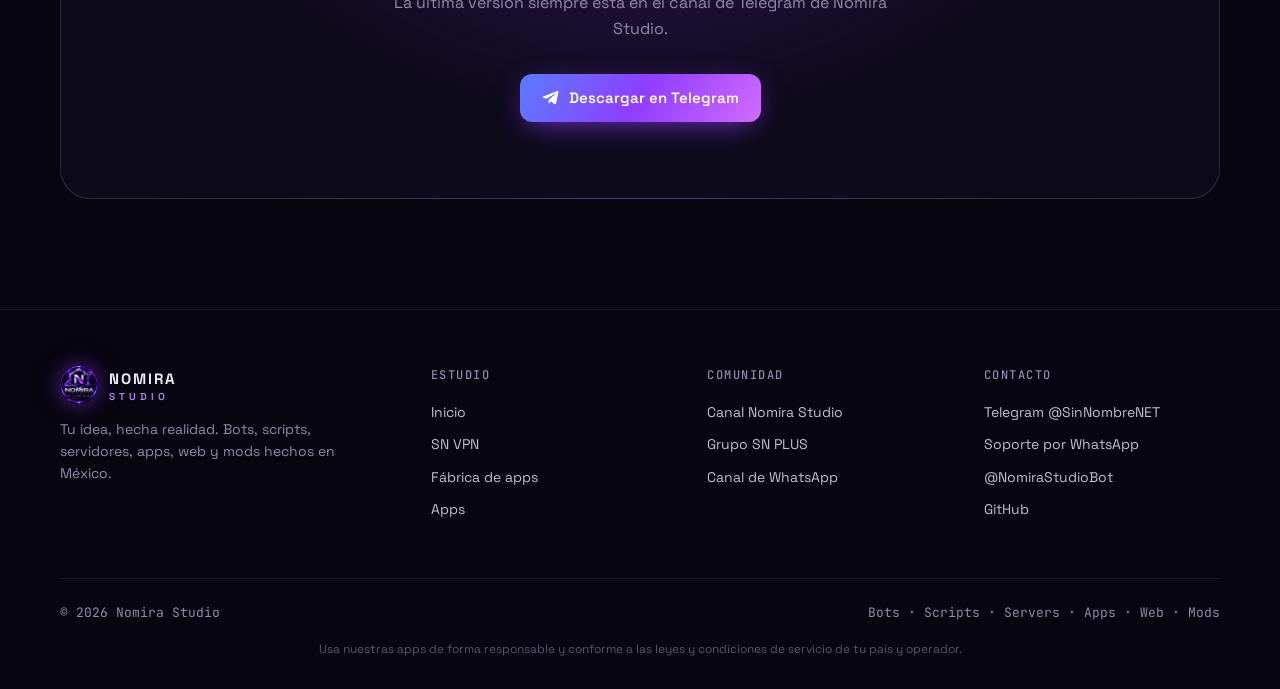
<file: snvpn.html>
<!DOCTYPE html>
<html lang="es">
<head>
<meta charset="UTF-8">
<meta name="viewport" content="width=device-width, initial-scale=1.0">
<title>SN VPN · Nomira Studio</title>
<meta name="description" content="SN VPN 5.3.2: cliente Android de túneles SSH, V2Ray, Hysteria y BHTTP. Servidores de México listos o tus propias configuraciones con el Modo Custom.">
<meta name="theme-color" content="#07050f">
<meta property="og:title" content="SN VPN · Nomira Studio">
<meta property="og:description" content="SN VPN 5.3.2: cliente Android de túneles SSH, V2Ray, Hysteria y BHTTP. Servidores de México listos o tus propias configuraciones con el Modo Custom.">
<meta property="og:type" content="website">
<meta property="og:image" content="https://www.sinnombre.xyz/assets/nomira.jpg">
<link rel="icon" type="image/png" href="assets/favicon.png">
<link rel="apple-touch-icon" href="assets/icon-180.png">
<link rel="preconnect" href="https://fonts.googleapis.com">
<link rel="preconnect" href="https://fonts.gstatic.com" crossorigin>
<link href="https://fonts.googleapis.com/css2?family=Space+Grotesk:wght@400;500;600;700&family=JetBrains+Mono:wght@400;600&display=swap" rel="stylesheet">
<link rel="stylesheet" href="assets/style.css?v=4">
</head>
<body>

<div class="bg-grid"></div>
<div class="bg-glow g1"></div>
<div class="bg-glow g2"></div>
<nav>
  <div class="wrap nav-in">
    <a href="index.html" class="brand">
      <img src="assets/nomira.jpg" alt="Nomira Studio">
      <span>NOMIRA<small>STUDIO</small></span>
    </a>
    <div class="nav-links" id="navLinks">
      <a href="index.html">Inicio</a>
      <a href="snvpn.html" class="on">SN VPN</a>
      <a href="fabrica.html">Fábrica de apps</a>
      <a href="index.html#apps">Apps</a>
      <a href="#contacto">Contacto</a>
    </div>
    <a href="https://t.me/NomiraStudio" target="_blank" rel="noopener" class="btn btn-main btn-sm">Únete al canal</a>
    <button class="menu-btn" id="menuBtn" aria-label="Menú">
      <svg viewBox="0 0 24 24" fill="none" stroke="currentColor" stroke-width="2" stroke-linecap="round"><path d="M4 7h16M4 12h16M4 17h16"/></svg>
    </button>
  </div>
</nav>

<header class="page-top">
  <div class="wrap">
    <div class="crumb"><a href="index.html">Nomira Studio</a> / SN VPN</div>
    <div class="feat rv">
      <div class="phone">
        <div class="screen">
          <div class="notch"></div>
          <img class="shot" src="captura.jpg?v=532" alt="SN VPN en Android" onerror="this.remove()">
          <div class="splash">
            <span class="sn-mark"><svg viewBox="0 0 24 24" fill="none" stroke="#fff" stroke-width="2.4" stroke-linecap="round" stroke-linejoin="round"><path d="M12 3l7 3v6c0 4.5-3 7.8-7 9-4-1.2-7-4.5-7-9V6l7-3z"/><path d="M9 12l2 2 4-4"/></svg></span>
            <strong>SN VPN</strong><small>by Nomira Studio</small>
          </div>
        </div>
      </div>
      <div>
        <span class="ver"><span class="dot"></span>v5.3.2 · Android 6.0+</span>
        <h1 style="font-size:clamp(40px,5vw,64px);margin:6px 0 14px">SN VPN</h1>
        <p class="lead">Nuestra app principal. Cliente de túneles para Android con servidores SN listos para conectar y Modo Custom para usar tus propias configuraciones.</p>
        <ul class="checks">
          <li>Servidores SN que se actualizan solos</li>
          <li>Modo Custom con tus datos</li>
          <li>Archivos .sn con vencimiento y bloqueo</li>
          <li>Enlaces vmess, vless, trojan y ss</li>
          <li>Reconexión automática</li>
          <li>Botón rápido en la barra</li>
          <li>Filtro de apps</li>
          <li>Compartir por WiFi</li>
        </ul>
        <div class="pills">
          <span class="pill">SSH</span><span class="pill">Payload</span><span class="pill">Proxy</span><span class="pill">SSL / SNI</span>
          <span class="pill">V2Ray</span><span class="pill">Hysteria</span><span class="pill new">BHTTP</span>
        </div>
        <a href="https://t.me/NomiraStudio" target="_blank" rel="noopener" class="btn btn-main">
          <svg viewBox="0 0 24 24" fill="currentColor"><path d="M21.9 4.3l-3.2 15.1c-.2 1.1-.9 1.3-1.8.8l-4.9-3.6-2.4 2.3c-.3.3-.5.5-1 .5l.4-5 9.1-8.2c.4-.4-.1-.6-.6-.2L6.2 13 1.4 11.5c-1-.3-1.1-1 .2-1.5L20.5 2.8c.9-.3 1.7.2 1.4 1.5z"/></svg>
          Descargar en Telegram
        </a>
        <p class="note">La última versión siempre se publica en el canal de Nomira Studio.</p>
      </div>
    </div>
  </div>
</header>

<section style="padding-top:40px;padding-bottom:0">
  <div class="wrap">
    <div class="news rv">
      <div class="news-head">
        <h3>Novedades de la versión 5.3.2</h3>
        <span class="ver">v5.3.2</span>
      </div>
      <ul class="log">
        <li><span class="k">NUEVO</span><span><b>Reconexión automática</b> en todos los protocolos.</span></li>
        <li><span class="k">NUEVO</span><span><b>Cambio de red sin cortes:</b> se reconecta solo al pasar de WiFi a datos y viceversa.</span></li>
        <li><span class="k">NUEVO</span><span><b>Conectar al encender el teléfono.</b> Actívalo en Herramientas → Auto Ping y reconexión.</span></li>
        <li><span class="k">NUEVO</span><span><b>Botón rápido:</b> baja la barra de notificaciones, toca el lápiz ✏️ y arrastra SN VPN a tus botones.</span></li>
        <li><span class="k">NUEVO</span><span><b>Notificación en vivo</b> con velocidad, consumo y tiempo de conexión.</span></li>
        <li><span class="k imp">MEJORA</span><span>Ya no se cierra después de que se acaba la batería.</span></li>
        <li><span class="k imp">MEJORA</span><span>Mejoras en payload y en la estabilidad de la conexión.</span></li>
      </ul>
    </div>
  </div>
</section>

<section>
  <div class="wrap">
    <div class="sec-head rv">
      <div class="eyebrow">// Funciones</div>
      <h2>Todo lo que necesitas para conectarte</h2>
    </div>
    <div class="grid3">
      <div class="card rv">
        <div class="ico"><svg viewBox="0 0 24 24" fill="none" stroke="currentColor" stroke-width="2" stroke-linecap="round" stroke-linejoin="round"><rect x="3" y="4" width="18" height="6" rx="2"/><rect x="3" y="14" width="18" height="6" rx="2"/><path d="M7 7h.01M7 17h.01"/></svg></div>
        <h3>Servidores de México</h3>
        <p>Servidores con IP MX agrupados por modo de conexión. Eliges la categoría y la app escoge el servidor por ti. Se actualizan solos.</p>
      </div>
      <div class="card rv">
        <div class="ico"><svg viewBox="0 0 24 24" fill="none" stroke="currentColor" stroke-width="2" stroke-linecap="round" stroke-linejoin="round"><path d="M4 21v-7M4 10V3M12 21v-9M12 8V3M20 21v-5M20 12V3M1 14h6M9 8h6M17 16h6"/></svg></div>
        <h3>Modo Custom</h3>
        <p>Crea tus propias configuraciones con IP, puerto, usuario, proxy, payload y SNI. Nunca se mezclan con los servidores SN.</p>
      </div>
      <div class="card rv">
        <div class="ico"><svg viewBox="0 0 24 24" fill="none" stroke="currentColor" stroke-width="2" stroke-linecap="round" stroke-linejoin="round"><path d="M21 12a9 9 0 11-3-6.7L21 8"/><path d="M21 3v5h-5"/></svg></div>
        <h3>Reconexión automática</h3>
        <p>Se reconecta sola en todos los protocolos, al cambiar entre WiFi y datos, y puede conectar al encender el teléfono.</p>
      </div>
      <div class="card rv">
        <div class="ico"><svg viewBox="0 0 24 24" fill="none" stroke="currentColor" stroke-width="2" stroke-linecap="round" stroke-linejoin="round"><path d="M14 3v5h5M6 3h8l5 5v13H6z"/><path d="M9 14l2 2 4-4"/></svg></div>
        <h3>Archivos .sn</h3>
        <p>Importa y exporta configuraciones cifradas, con fecha de vencimiento, nota o banner y bloqueo por dispositivo.</p>
      </div>
      <div class="card rv">
        <div class="ico"><svg viewBox="0 0 24 24" fill="none" stroke="currentColor" stroke-width="2" stroke-linecap="round" stroke-linejoin="round"><rect x="3" y="3" width="7" height="7" rx="1.5"/><rect x="14" y="3" width="7" height="7" rx="1.5"/><rect x="3" y="14" width="7" height="7" rx="1.5"/><path d="M14 17.5l2 2 4-4"/></svg></div>
        <h3>Filtro de apps</h3>
        <p>Elige qué aplicaciones pasan por el túnel y cuáles se conectan directo.</p>
      </div>
      <div class="card rv">
        <div class="ico"><svg viewBox="0 0 24 24" fill="none" stroke="currentColor" stroke-width="2" stroke-linecap="round" stroke-linejoin="round"><path d="M5 12.5a10 10 0 0114 0M8.5 16a5 5 0 017 0M2 9a15 15 0 0120 0"/><circle cx="12" cy="19.5" r="1"/></svg></div>
        <h3>Compartir por WiFi</h3>
        <p>Comparte tu conexión con otros dispositivos desde la misma app.</p>
      </div>
    </div>
    <div class="tools rv">
      <span>Botón rápido en la barra</span><span>Notificación con velocidad y consumo</span><span>Enlaces vmess · vless · trojan · ss</span><span>DNS personalizado</span><span>Ajuste de MTU</span><span>Segundo plano</span><span>Registro en vivo</span>
    </div>
  </div>
</section>
<section style="padding-top:0">
  <div class="wrap">
    <div class="sec-head rv">
      <div class="eyebrow">// Protocolos</div>
      <h2>Cuatro formas de conectarte</h2>
    </div>
    <div class="grid2">
      <div class="card rv">
        <h3><span class="proto-dot" style="background:#5b7cff;box-shadow:0 0 10px #5b7cff"></span>SSH</h3>
        <p>Directo, con payload HTTP, con proxy o por SSL/TLS con SNI personalizado. El clásico para datos móviles.</p>
      </div>
      <div class="card rv">
        <h3><span class="proto-dot" style="background:#2dffa1;box-shadow:0 0 10px #2dffa1"></span>V2Ray</h3>
        <p>VMess, VLESS, Trojan y Shadowsocks. Acepta JSON completo o enlaces compartidos.</p>
      </div>
      <div class="card rv">
        <h3><span class="proto-dot" style="background:#ffc83c;box-shadow:0 0 10px #ffc83c"></span>Hysteria</h3>
        <p>Basado en QUIC/UDP, pensado para baja latencia y redes con pérdida de paquetes.</p>
      </div>
      <div class="card rv">
        <h3><span class="proto-dot" style="background:#d26bff;box-shadow:0 0 10px #d26bff"></span>BHTTP</h3>
        <p>Protocolo propio de SinNombre que viaja sobre HTTP hasta el servidor SSH de la VPS.</p>
      </div>
    </div>
  </div>
</section>
<section style="padding-top:0">
  <div class="wrap">
    <div class="sec-head center rv">
      <div class="eyebrow">// Dos modos</div>
      <h2>Tú decides cómo conectarte</h2>
    </div>
    <div class="grid2">
      <div class="mode hl rv">
        <div class="num">MODO 01</div>
        <h3>Servidores SN</h3>
        <p>Para quien solo quiere conectar y listo.</p>
        <ul>
          <li>Servidores de México con IP MX</li>
          <li>Selección automática del servidor</li>
          <li>Se actualizan solos, sin reinstalar</li>
          <li>Servidores privados con tu cuenta</li>
        </ul>
      </div>
      <div class="mode rv">
        <div class="num">MODO 02</div>
        <h3>Custom</h3>
        <p>Para quien tiene su propio servidor o recibe configuraciones.</p>
        <ul>
          <li>SSH, V2Ray, Hysteria y BHTTP</li>
          <li>IP, puerto, usuario, proxy, payload y SNI</li>
          <li>Importa y exporta archivos .sn</li>
          <li>Funciona con tu VPS y tu panel</li>
        </ul>
      </div>
    </div>
  </div>
</section>
<section style="padding-top:0">
  <div class="wrap">
    <div class="sec-head center rv">
      <div class="eyebrow">// Preguntas frecuentes</div>
      <h2>Dudas sobre SN VPN</h2>
    </div>
    <div class="faq rv">
      <details>
        <summary>¿Dónde descargo SN VPN?</summary>
        <p>En el canal de Telegram de Nomira Studio. Ahí se publica cada versión nueva primero. Evita descargar copias de otros sitios.</p>
      </details>
      <details>
        <summary>¿Necesito configurar algo para empezar?</summary>
        <p>No. Con Servidores SN solo eliges una categoría y tocas CONECTAR. El Modo Custom es opcional, para quien tiene sus propios servidores o recibe configuraciones de otra persona.</p>
      </details>
      <details>
        <summary>¿Cómo activo la reconexión y el inicio automático?</summary>
        <p>En Herramientas → Auto Ping y reconexión. Ahí también puedes hacer que se conecte sola al encender el teléfono.</p>
      </details>
      <details>
        <summary>¿Cómo pongo el botón rápido?</summary>
        <p>Baja la barra de notificaciones, toca el lápiz ✏️ y arrastra SN VPN a tus botones.</p>
      </details>
      <details>
        <summary>Ya tengo una versión anterior, ¿pierdo algo al actualizar?</summary>
        <p>No. Instala la nueva versión encima de la que tienes, sin desinstalar. Tus ajustes se conservan y los servidores SN se actualizan solos.</p>
      </details>
      <details>
        <summary>No conecta, ¿qué reviso?</summary>
        <p>Abre Logs para ver en qué paso se detiene, prueba otro servidor y activa «Mantener en segundo plano». Si sigue igual, escríbenos con una captura del registro.</p>
      </details>
    </div>
  </div>
</section>
<section style="padding-top:0">
  <div class="wrap">
    <div class="promo rv">
      <div>
        <h3>¿Quieres una app como esta con tu marca?</h3>
        <p>Crea tu propia app VPN desde Telegram con @NomiraStudioBot.</p>
      </div>
      <a href="fabrica.html" class="btn btn-main">Ver la fábrica de apps <svg viewBox="0 0 24 24" fill="none" stroke="currentColor" stroke-width="2.2" stroke-linecap="round" stroke-linejoin="round"><path d="M5 12h14M13 6l6 6-6 6"/></svg></a>
    </div>
  </div>
</section>
<div class="wrap">
  <div class="final rv">
    <img src="assets/nomira.jpg" alt="">
    <h2>Descarga <span class="grad">SN VPN</span></h2>
    <p>La última versión siempre está en el canal de Telegram de Nomira Studio.</p>
    <div class="cta">
      <a href="https://t.me/NomiraStudio" target="_blank" rel="noopener" class="btn btn-main">
        <svg viewBox="0 0 24 24" fill="currentColor"><path d="M21.9 4.3l-3.2 15.1c-.2 1.1-.9 1.3-1.8.8l-4.9-3.6-2.4 2.3c-.3.3-.5.5-1 .5l.4-5 9.1-8.2c.4-.4-.1-.6-.6-.2L6.2 13 1.4 11.5c-1-.3-1.1-1 .2-1.5L20.5 2.8c.9-.3 1.7.2 1.4 1.5z"/></svg>
        Descargar en Telegram
      </a>
    </div>
  </div>
</div>

<!-- ================= FOOTER ================= -->
<footer id="contacto">
  <div class="wrap">
    <div class="foot">
      <div>
        <a href="index.html" class="brand"><img src="assets/nomira.jpg" alt=""><span>NOMIRA<small>STUDIO</small></span></a>
        <p>Tu idea, hecha realidad. Bots, scripts, servidores, apps, web y mods hechos en México.</p>
      </div>
      <div>
        <h5>Estudio</h5>
        <a href="index.html">Inicio</a>
        <a href="snvpn.html">SN VPN</a>
        <a href="fabrica.html">Fábrica de apps</a>
        <a href="index.html#apps">Apps</a>
      </div>
      <div>
        <h5>Comunidad</h5>
        <a href="https://t.me/NomiraStudio" target="_blank" rel="noopener">Canal Nomira Studio</a>
        <a href="https://t.me/SN_PLUS" target="_blank" rel="noopener">Grupo SN PLUS</a>
        <a href="https://whatsapp.com/channel/0029Vb8OkkxFsn0Xil8j6G03" target="_blank" rel="noopener">Canal de WhatsApp</a>
      </div>
      <div>
        <h5>Contacto</h5>
        <a href="https://t.me/SinNombreNET" target="_blank" rel="noopener">Telegram @SinNombreNET</a>
        <a href="https://wa.me/message/VM4JCHQ5RF45K1" target="_blank" rel="noopener">Soporte por WhatsApp</a>
        <a href="https://t.me/NomiraStudioBot" target="_blank" rel="noopener">@NomiraStudioBot</a>
        <a href="https://github.com/SINNOMBRE22" target="_blank" rel="noopener">GitHub</a>
      </div>
    </div>
    <div class="copy">
      <span>© <span id="yr">2026</span> Nomira Studio</span>
      <span>Bots · Scripts · Servers · Apps · Web · Mods</span>
    </div>
    <p class="legal">Usa nuestras apps de forma responsable y conforme a las leyes y condiciones de servicio de tu país y operador.</p>
  </div>
</footer>

<script>
var mb=document.getElementById('menuBtn'),nl=document.getElementById('navLinks');
mb.addEventListener('click',function(){nl.classList.toggle('open')});
nl.querySelectorAll('a').forEach(function(a){a.addEventListener('click',function(){nl.classList.remove('open')})});
document.getElementById('yr').textContent=new Date().getFullYear();

var io=new IntersectionObserver(function(es){es.forEach(function(e){if(e.isIntersecting){e.target.classList.add('in');io.unobserve(e.target)}})},{threshold:.12});
document.querySelectorAll('.rv').forEach(function(el,i){el.style.transitionDelay=(i%4)*70+'ms';io.observe(el)});

document.querySelectorAll('.card').forEach(function(c){c.addEventListener('mousemove',function(e){
  var r=c.getBoundingClientRect();c.style.setProperty('--mx',(e.clientX-r.left)+'px');c.style.setProperty('--my',(e.clientY-r.top)+'px');
})});
</script>
</body>
</html>
</file>
<file: assets/style.css>
:root{
  --bg:#07050f;
  --bg2:#0d0a1a;
  --card:#100c1f;
  --line:rgba(255,255,255,.07);
  --line2:rgba(255,255,255,.13);
  --txt:#eeeaf8;
  --mut:#9289ad;
  --vio:#8f3dff;
  --lil:#c084ff;
  --blu:#5b7cff;
  --sil:#d9d6e8;
  --ok:#2dffa1;
  --grad:linear-gradient(120deg,#5b7cff,#8f3dff 50%,#d26bff);
  --silver:linear-gradient(180deg,#ffffff,#bdb6d6);
  --r:18px;
  --mono:'JetBrains Mono',ui-monospace,monospace;
  --sans:'Space Grotesk',system-ui,sans-serif;
}
*{box-sizing:border-box;margin:0;padding:0}
html{scroll-behavior:smooth}
body{font-family:var(--sans);background:var(--bg);color:var(--txt);line-height:1.6;overflow-x:hidden;-webkit-font-smoothing:antialiased}
a{color:inherit;text-decoration:none}
img,svg{display:block}
.wrap{width:min(1160px,92%);margin:0 auto}

/* fondo */
.bg-grid{position:fixed;inset:0;z-index:-2;pointer-events:none;
  background-image:linear-gradient(var(--line) 1px,transparent 1px),linear-gradient(90deg,var(--line) 1px,transparent 1px);
  background-size:64px 64px;
  mask-image:radial-gradient(ellipse 80% 60% at 50% 0%,#000 30%,transparent 75%);
  -webkit-mask-image:radial-gradient(ellipse 80% 60% at 50% 0%,#000 30%,transparent 75%)}
.bg-glow{position:fixed;z-index:-1;pointer-events:none;border-radius:50%;filter:blur(120px)}
.g1{width:560px;height:560px;background:var(--vio);top:-200px;right:-140px;opacity:.38}
.g2{width:440px;height:440px;background:var(--blu);top:35%;left:-220px;opacity:.16}

/* nav */
nav{position:sticky;top:0;z-index:50;backdrop-filter:blur(14px);-webkit-backdrop-filter:blur(14px);background:rgba(7,5,15,.75);border-bottom:1px solid var(--line)}
.nav-in{display:flex;align-items:center;justify-content:space-between;height:68px}
.brand{display:flex;align-items:center;gap:11px;font-weight:700;letter-spacing:2px;font-size:15px}
.brand img{width:38px;height:38px;border-radius:50%;box-shadow:0 0 22px rgba(143,61,255,.55)}
.brand small{display:block;font-size:10px;letter-spacing:4px;color:var(--lil);font-weight:600;line-height:1.2}
.nav-links{display:flex;gap:28px;font-size:14px;color:var(--mut)}
.nav-links a{transition:color .2s}
.nav-links a:hover{color:var(--txt)}
.btn{display:inline-flex;align-items:center;gap:9px;padding:12px 22px;border-radius:12px;font-weight:600;font-size:15px;transition:transform .2s,box-shadow .2s,background .2s;cursor:pointer;border:0;font-family:inherit}
.btn svg{width:18px;height:18px;flex:none}
.btn-main{background:var(--grad);color:#fff;box-shadow:0 8px 30px -8px rgba(143,61,255,.8)}
.btn-main:hover{transform:translateY(-2px);box-shadow:0 12px 40px -8px rgba(210,107,255,.7)}
.btn-ghost{background:rgba(255,255,255,.04);border:1px solid var(--line2);color:var(--txt)}
.btn-ghost:hover{background:rgba(255,255,255,.08)}
.btn-sm{padding:9px 16px;font-size:14px}
.menu-btn{display:none;background:none;border:0;color:var(--txt);cursor:pointer}
.menu-btn svg{width:26px;height:26px}

/* hero */
.hero{padding:90px 0 80px;overflow:hidden}
.hero-in{display:grid;grid-template-columns:1.1fr .9fr;gap:60px;align-items:center}
.tag{display:inline-flex;align-items:center;gap:8px;font-family:var(--mono);font-size:12px;letter-spacing:1.5px;color:var(--lil);padding:7px 14px;border:1px solid rgba(192,132,255,.28);border-radius:99px;background:rgba(143,61,255,.08);margin-bottom:22px}
.dot{width:7px;height:7px;border-radius:50%;background:var(--ok);box-shadow:0 0 10px var(--ok);animation:pulse 2s infinite}
@keyframes pulse{50%{opacity:.35}}
h1{font-size:clamp(42px,6.2vw,76px);line-height:1.02;letter-spacing:-2px;font-weight:700}
.grad{background:var(--grad);-webkit-background-clip:text;background-clip:text;color:transparent}
.silver{background:var(--silver);-webkit-background-clip:text;background-clip:text;color:transparent}
.lead{font-size:clamp(16px,1.6vw,19px);color:var(--mut);margin:22px 0 34px;max-width:540px}
.cta{display:flex;gap:14px;flex-wrap:wrap}
.services-mini{display:flex;flex-wrap:wrap;gap:8px;margin-top:34px}
.services-mini span{font-family:var(--mono);font-size:12px;color:var(--sil);padding:7px 12px;border-radius:9px;border:1px solid var(--line2);background:rgba(255,255,255,.02)}

.logo-zone{position:relative;display:flex;justify-content:center;align-items:center;min-height:460px}
.orbit{position:absolute;top:50%;left:50%;border-radius:50%;transform:translate(-50%,-50%);border:1px solid rgba(143,61,255,.25)}
.o1{width:440px;height:440px}
.o2{width:540px;height:540px;border-color:rgba(91,124,255,.14);border-style:dashed;animation:spin 60s linear infinite}
@keyframes spin{to{transform:translate(-50%,-50%) rotate(360deg)}}
.logo-big{position:relative;width:380px;height:380px;border-radius:50%;overflow:hidden;
  box-shadow:0 0 0 1px rgba(192,132,255,.35),0 0 80px rgba(143,61,255,.55),0 40px 100px -30px #000;
  animation:float 6s ease-in-out infinite}
.logo-big img{width:100%;height:100%;object-fit:cover}
@keyframes float{50%{transform:translateY(-12px)}}

/* servicios */
section{padding:110px 0}
.sec-head{max-width:660px;margin-bottom:56px}
.sec-head.center{margin:0 auto 56px;text-align:center}
.eyebrow{font-family:var(--mono);font-size:12px;letter-spacing:2px;color:var(--lil);text-transform:uppercase;margin-bottom:14px}
h2{font-size:clamp(30px,4vw,46px);line-height:1.1;letter-spacing:-1.2px}
.sec-head p{color:var(--mut);margin-top:16px;font-size:17px}

.svc{display:grid;grid-template-columns:repeat(3,1fr);gap:16px}
.card{position:relative;padding:28px;border-radius:var(--r);background:var(--card);border:1px solid var(--line);transition:border-color .3s,transform .3s;overflow:hidden}
.card::before{content:"";position:absolute;inset:0;opacity:0;transition:opacity .4s;pointer-events:none;
  background:radial-gradient(380px circle at var(--mx,50%) var(--my,0%),rgba(143,61,255,.16),transparent 50%)}
.card:hover{border-color:rgba(192,132,255,.3);transform:translateY(-4px)}
.card:hover::before{opacity:1}
.ico{width:46px;height:46px;border-radius:13px;display:grid;place-items:center;margin-bottom:18px;background:rgba(143,61,255,.1);border:1px solid rgba(192,132,255,.28);color:var(--lil)}
.ico svg{width:22px;height:22px}
.card h3{font-size:18px;margin-bottom:8px}
.card p{color:var(--mut);font-size:14.5px}

/* SN VPN destacado */
.feat{display:grid;grid-template-columns:.85fr 1.15fr;gap:60px;align-items:center;padding:56px;border-radius:30px;border:1px solid var(--line2);
  background:radial-gradient(ellipse at 15% 20%,rgba(143,61,255,.22),transparent 55%),var(--bg2)}
.phone{position:relative;width:270px;height:550px;margin:0 auto;border-radius:42px;padding:12px;
  background:linear-gradient(160deg,#1d1830,#0b0915);box-shadow:0 0 0 1px var(--line2),0 40px 90px -20px rgba(143,61,255,.5),inset 0 0 0 2px #000}
.screen{width:100%;height:100%;border-radius:32px;overflow:hidden;position:relative;display:flex;
  background:radial-gradient(circle at 50% 40%,rgba(143,61,255,.25),transparent 60%),#08060f}
.notch{position:absolute;top:12px;left:50%;transform:translateX(-50%);width:86px;height:22px;border-radius:20px;background:#000;z-index:3}
.shot{position:absolute;inset:0;width:100%;height:100%;object-fit:cover;object-position:center top;z-index:2}
.splash{margin:auto;text-align:center;display:flex;flex-direction:column;align-items:center;gap:6px}
.sn-mark{width:84px;height:84px;border-radius:24px;display:grid;place-items:center;margin-bottom:14px;background:var(--grad);box-shadow:0 0 50px rgba(143,61,255,.6)}
.sn-mark svg{width:42px;height:42px}
.splash strong{font-size:24px;letter-spacing:.5px}
.splash small{font-family:var(--mono);font-size:11px;color:var(--mut);letter-spacing:1.5px}
.feat h2{margin:6px 0 14px}
.feat .lead{margin:0 0 26px}
.ver{display:inline-flex;align-items:center;gap:8px;font-family:var(--mono);font-size:12px;padding:6px 12px;border-radius:99px;background:rgba(45,255,161,.08);color:var(--ok);border:1px solid rgba(45,255,161,.3)}
.checks{list-style:none;display:grid;grid-template-columns:1fr 1fr;gap:12px 22px;margin-bottom:26px}
.checks li{display:flex;gap:10px;font-size:15px}
.checks li::before{content:"";flex:none;width:18px;height:18px;margin-top:3px;border-radius:6px;background:rgba(143,61,255,.16) url("data:image/svg+xml,%3Csvg xmlns='http://www.w3.org/2000/svg' viewBox='0 0 24 24' fill='none' stroke='%23c084ff' stroke-width='3'%3E%3Cpath d='M5 12l5 5L20 7'/%3E%3C/svg%3E") center/12px no-repeat}
.pills{display:flex;flex-wrap:wrap;gap:8px;margin-bottom:30px}
.pill{font-family:var(--mono);font-size:12px;padding:7px 12px;border-radius:9px;background:rgba(255,255,255,.03);border:1px solid var(--line2);transition:all .25s}
.pill:hover{border-color:var(--lil);color:var(--lil)}
.pill.new{border-color:rgba(210,107,255,.45);color:#e08cff}
.note{font-family:var(--mono);font-size:12px;color:var(--mut);margin-top:16px}

/* novedades */
.news{margin-top:18px;padding:38px 44px;border-radius:24px;border:1px solid var(--line);background:var(--card)}
.news-head{display:flex;justify-content:space-between;align-items:center;gap:20px;margin-bottom:22px;flex-wrap:wrap}
.news-head h3{font-size:22px}
.log{list-style:none;display:grid;gap:12px}
.log li{display:flex;gap:14px;align-items:flex-start;font-size:15px;color:var(--mut);padding-bottom:12px;border-bottom:1px solid var(--line)}
.log li:last-child{border-bottom:0;padding-bottom:0}
.log b{color:var(--txt)}
.log .k{flex:none;font-family:var(--mono);font-size:10px;letter-spacing:1px;padding:4px 9px;border-radius:7px;margin-top:2px;background:rgba(91,124,255,.12);color:#8ea3ff;border:1px solid rgba(91,124,255,.35)}
.log .k.imp{background:rgba(143,61,255,.12);color:var(--lil);border-color:rgba(192,132,255,.35)}

/* otras apps */
.apps{display:grid;grid-template-columns:repeat(3,1fr);gap:18px;margin-top:18px}
.app-ico{width:54px;height:54px;border-radius:16px;display:grid;place-items:center;margin-bottom:18px;font-weight:700;font-size:20px;color:#fff}
.kind{font-family:var(--mono);font-size:11px;color:var(--mut);letter-spacing:1px;text-transform:uppercase}
.state{font-family:var(--mono);font-size:11px;padding:5px 10px;border-radius:99px;display:inline-block;margin-top:14px}
.st-on{background:rgba(45,255,161,.1);color:var(--ok);border:1px solid rgba(45,255,161,.3)}
.st-dev{background:rgba(255,200,60,.08);color:#ffc83c;border:1px solid rgba(255,200,60,.28)}

/* fábrica */
.factory{background:linear-gradient(180deg,transparent,rgba(143,61,255,.06) 30%,transparent)}
.steps{display:grid;grid-template-columns:repeat(4,1fr);gap:16px;margin-bottom:64px;counter-reset:s}
.step{padding:26px;border-radius:var(--r);border:1px solid var(--line);background:var(--card);counter-increment:s}
.step::before{content:"0" counter(s);display:block;font-family:var(--mono);font-size:13px;margin-bottom:16px;font-weight:600;background:var(--grad);-webkit-background-clip:text;background-clip:text;color:transparent}
.step h4{font-size:17px;margin-bottom:6px}
.step p{color:var(--mut);font-size:14px}
.plans{display:grid;grid-template-columns:repeat(3,1fr);gap:18px;align-items:stretch}
.plan{padding:34px;border-radius:24px;border:1px solid var(--line);background:var(--card);display:flex;flex-direction:column}
.plan.pop{border:1px solid transparent;background:linear-gradient(var(--card),var(--card)) padding-box,var(--grad) border-box;box-shadow:0 30px 70px -30px rgba(143,61,255,.7)}
.badge{align-self:flex-start;font-family:var(--mono);font-size:11px;padding:5px 11px;border-radius:99px;background:var(--grad);color:#fff;margin-bottom:14px}
.plan h3{font-size:20px}
.price{font-size:44px;font-weight:700;letter-spacing:-1.5px;margin:12px 0 4px}
.price small{font-size:15px;color:var(--mut);font-weight:500;letter-spacing:0}
.plan .desc{color:var(--mut);font-size:14px;margin-bottom:22px}
.plan ul{list-style:none;display:grid;gap:11px;margin-bottom:28px;font-size:15px}
.plan li{display:flex;gap:10px}
.plan li::before{content:"›";color:var(--lil);font-weight:700}
.plan li.off{color:#544c6b}
.plan li.off::before{content:"–";color:#544c6b}
.plan .btn{margin-top:auto;justify-content:center}
.pay-note{margin-top:28px;padding:20px 24px;border-radius:16px;border:1px dashed var(--line2);display:flex;gap:16px;align-items:center;color:var(--mut);font-size:14px}
.pay-note svg{flex:none;width:22px;height:22px;color:var(--lil)}
.pay-note b{color:var(--txt)}

/* faq */
.faq{max-width:780px;margin:0 auto}
details{border-bottom:1px solid var(--line);padding:22px 0}
summary{cursor:pointer;list-style:none;font-size:18px;font-weight:600;display:flex;justify-content:space-between;gap:20px}
summary::-webkit-details-marker{display:none}
summary::after{content:"+";font-family:var(--mono);color:var(--lil);font-size:22px;line-height:1;transition:transform .3s}
details[open] summary::after{transform:rotate(45deg)}
details p{color:var(--mut);margin-top:12px;padding-right:30px}

/* cta final */
.final{position:relative;overflow:hidden;text-align:center;padding:76px 30px;border-radius:30px;border:1px solid var(--line2);
  background:radial-gradient(ellipse at 50% 0%,rgba(143,61,255,.35),transparent 60%),var(--bg2)}
.final img{width:96px;height:96px;border-radius:50%;margin:0 auto 22px;box-shadow:0 0 50px rgba(143,61,255,.6)}
.final h2{margin-bottom:14px}
.final p{color:var(--mut);margin:0 auto 32px;max-width:520px}
.final .cta{justify-content:center}

/* footer */
footer{border-top:1px solid var(--line);padding:56px 0 30px;margin-top:110px}
.foot{display:grid;grid-template-columns:1.4fr 1fr 1fr 1fr;gap:40px}
.foot p{color:var(--mut);font-size:14px;margin-top:14px;max-width:300px}
.foot h5{font-size:12px;font-family:var(--mono);letter-spacing:1.5px;color:var(--mut);text-transform:uppercase;margin-bottom:16px;font-weight:500}
.foot a:not(.brand){display:block;font-size:14px;opacity:.82;margin-bottom:10px;transition:opacity .2s,color .2s}
.foot a:not(.brand):hover{opacity:1;color:var(--lil)}
.copy{margin-top:48px;padding-top:24px;border-top:1px solid var(--line);display:flex;justify-content:space-between;flex-wrap:wrap;gap:10px;font-size:13px;color:var(--mut);font-family:var(--mono)}
.legal{margin-top:16px;font-size:12px;color:#5a536f;text-align:center}

/* reveal */
.rv{opacity:0;transform:translateY(26px);transition:opacity .8s ease,transform .8s ease}
.rv.in{opacity:1;transform:none}

/* responsive */
@media (max-width:1020px){
  .hero-in,.feat{grid-template-columns:1fr}
  .hero-txt{text-align:center}
  .lead{margin-left:auto;margin-right:auto}
  .cta,.services-mini{justify-content:center}
  .apps,.plans{grid-template-columns:1fr 1fr}
  .steps{grid-template-columns:1fr 1fr}
  .foot{grid-template-columns:1fr 1fr}
  .feat{padding:40px 30px}
}
@media (max-width:720px){
  .nav-links,nav .btn-sm{display:none}
  .menu-btn{display:block}
  .nav-links.open{display:flex;flex-direction:column;position:absolute;top:68px;left:0;right:0;background:rgba(7,5,15,.97);padding:20px 4%;gap:18px;border-bottom:1px solid var(--line)}
  section{padding:80px 0}
  .hero{padding-top:56px}
  .logo-zone{min-height:340px}
  .logo-big{width:270px;height:270px}
  .o1{width:320px;height:320px}.o2{width:390px;height:390px}
  .svc{grid-template-columns:1fr 1fr}
  .svc .card{padding:22px 18px}
  .apps,.plans,.steps,.checks{grid-template-columns:1fr}
  .phone{width:250px;height:510px}
  .feat{padding:30px 20px;border-radius:24px}
  .news{padding:28px 22px}
  .foot{grid-template-columns:1fr}
  .pay-note{flex-direction:column;align-items:flex-start}
  .final{padding:56px 22px}
}
@media (prefers-reduced-motion:reduce){*{animation:none!important;transition:none!important}.rv{opacity:1;transform:none}}

/* ---- multipágina ---- */
.nav-links a.on{color:var(--txt)}
.nav-links a.on::after{content:"";display:block;height:2px;margin-top:4px;border-radius:2px;background:var(--grad)}
.page-top{padding:70px 0 30px}
.crumb{font-family:var(--mono);font-size:12px;color:var(--mut);margin-bottom:22px}
.crumb a{color:var(--lil)}
.grid3{display:grid;grid-template-columns:repeat(3,1fr);gap:18px}
.grid2{display:grid;grid-template-columns:1fr 1fr;gap:18px}
.tools{display:flex;flex-wrap:wrap;gap:10px;margin-top:22px}
.tools span{font-size:13px;padding:8px 14px;border-radius:99px;border:1px solid var(--line2);color:var(--mut);background:rgba(255,255,255,.02)}
.proto-dot{display:inline-block;width:10px;height:10px;border-radius:50%;margin-right:10px;vertical-align:1px}
.mode{padding:34px;border-radius:22px;border:1px solid var(--line);background:var(--card)}
.mode.hl{border-color:rgba(192,132,255,.35);background:linear-gradient(180deg,rgba(143,61,255,.1),var(--card) 60%)}
.mode .num{font-family:var(--mono);font-size:12px;color:var(--mut);letter-spacing:2px}
.mode h3{font-size:24px;margin:10px 0}
.mode p{color:var(--mut)}
.mode ul{list-style:none;margin-top:18px;display:grid;gap:10px}
.mode li{display:flex;gap:10px;font-size:15px}
.mode li::before{content:"";flex:none;width:18px;height:18px;margin-top:3px;border-radius:6px;background:rgba(143,61,255,.16) url("data:image/svg+xml,%3Csvg xmlns='http://www.w3.org/2000/svg' viewBox='0 0 24 24' fill='none' stroke='%23c084ff' stroke-width='3'%3E%3Cpath d='M5 12l5 5L20 7'/%3E%3C/svg%3E") center/12px no-repeat}
.prod{display:flex;flex-direction:column;padding:36px;border-radius:26px;border:1px solid var(--line2);position:relative;overflow:hidden;transition:transform .3s,border-color .3s;
  background:radial-gradient(ellipse at 0% 0%,rgba(143,61,255,.22),transparent 60%),var(--bg2)}
.prod:hover{transform:translateY(-5px);border-color:rgba(192,132,255,.45)}
.prod .app-ico{width:64px;height:64px;border-radius:18px}
.prod h3{font-size:28px;letter-spacing:-.5px;margin:6px 0 10px}
.prod p{color:var(--mut);margin-bottom:24px}
.prod .go{margin-top:auto;display:inline-flex;align-items:center;gap:8px;font-weight:600;color:var(--lil)}
.prod .go svg{width:18px;height:18px;transition:transform .2s}
.prod:hover .go svg{transform:translateX(4px)}
.promo{display:flex;justify-content:space-between;align-items:center;gap:24px;flex-wrap:wrap;padding:34px 40px;border-radius:24px;border:1px solid transparent;
  background:linear-gradient(var(--bg2),var(--bg2)) padding-box,var(--grad) border-box}
.promo h3{font-size:24px;margin-bottom:6px}
.promo p{color:var(--mut)}
.inc{display:grid;grid-template-columns:repeat(4,1fr);gap:16px}
@media (max-width:1020px){.grid3,.inc{grid-template-columns:1fr 1fr}}
@media (max-width:720px){.grid3,.grid2,.inc{grid-template-columns:1fr}.page-top{padding:44px 0 10px}.promo{padding:28px 22px}.prod{padding:28px 22px}}
</file>
